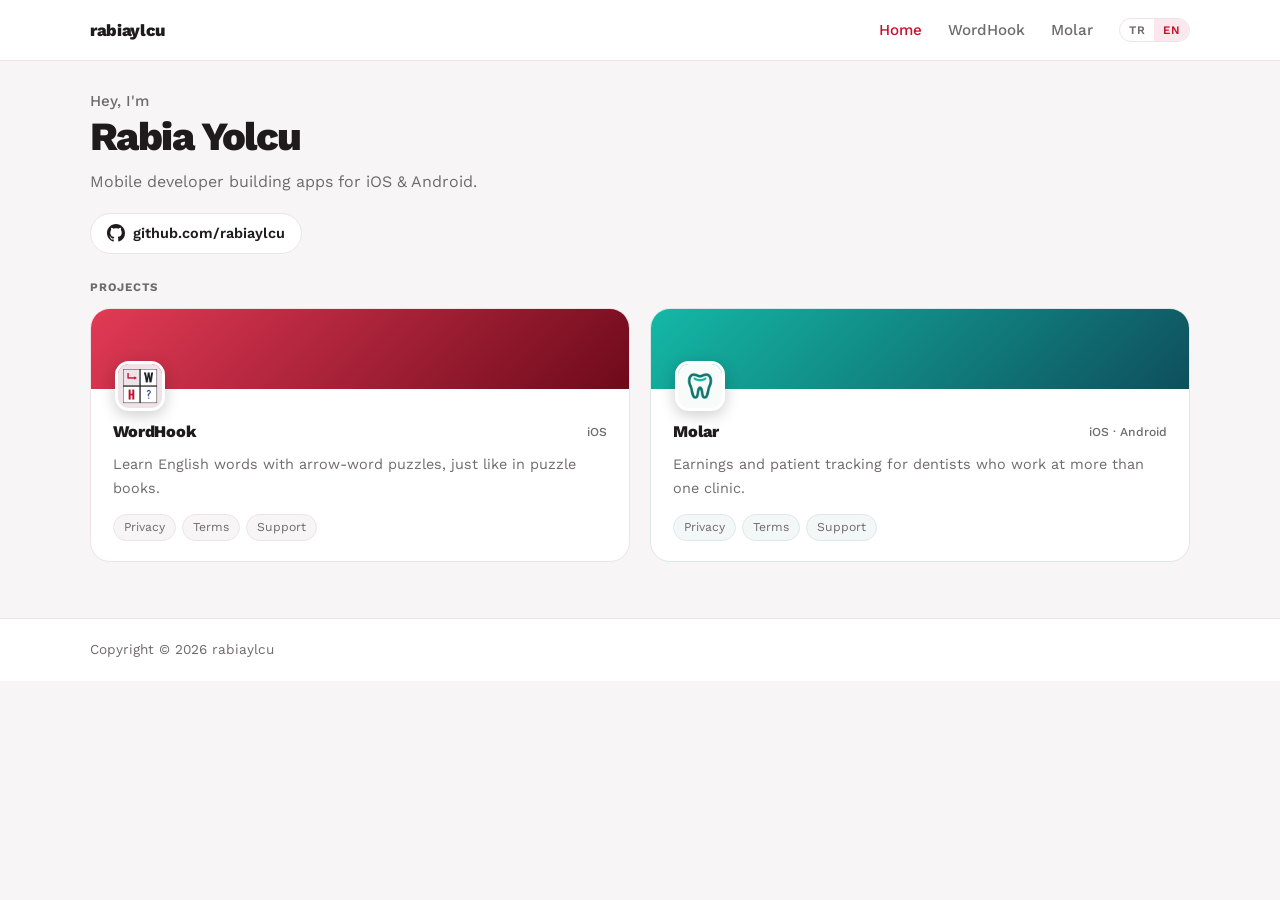
<file: index.html>
<!doctype html>
<html lang="en">
<head>
<meta charset="utf-8">
<meta name="viewport" content="width=device-width, initial-scale=1, viewport-fit=cover">
<script>(function(){var l,q=(location.search.match(/[?&]lang=(tr|en)\b/)||[])[1];try{if(q)localStorage.setItem('lang',q);l=localStorage.getItem('lang')}catch(e){}if(q)l=q;if(l!=='tr'&&l!=='en')l='en';document.documentElement.lang=l})()</script>
<title>rabiaylcu</title>
<link rel="icon" href="/assets/wordhook.png">
<link rel="preconnect" href="https://fonts.googleapis.com"><link rel="preconnect" href="https://fonts.gstatic.com" crossorigin>
<link rel="stylesheet" href="https://fonts.googleapis.com/css2?family=Work+Sans:wght@400;500;600;700;800&display=swap">
<link rel="stylesheet" href="/assets/style.css?v=7">
</head>
<body data-title-tr="rabiaylcu" data-title-en="rabiaylcu">
<nav class="nav"><div class="container">
  <a class="brand" href="/">rabiaylcu</a>
  <div class="nav-links">
    <a href="/" class="active"><span data-lang="tr">Ana Sayfa</span><span data-lang="en">Home</span></a>
    <a href="/wordhook/">WordHook</a>
    <a href="/molar/">Molar</a>
  </div>
  <span class="lang-toggle"><button type="button" data-set-lang="tr">TR</button><button type="button" data-set-lang="en">EN</button></span>
</div></nav>

<main><div class="container">
  <section class="personal">
    <div class="eyebrow"><span data-lang="tr">Merhaba, ben</span><span data-lang="en">Hey, I'm</span></div>
    <h1>Rabia Yolcu</h1>
    <p class="bio"><span data-lang="tr">iOS ve Android için uygulamalar geliştiren mobil geliştirici.</span><span data-lang="en">Mobile developer building apps for iOS &amp; Android.</span></p>
    <a class="gh" href="https://github.com/rabiaylcu">
      <svg width="18" height="18" viewBox="0 0 16 16" fill="currentColor" aria-hidden="true"><path d="M8 0C3.58 0 0 3.58 0 8c0 3.54 2.29 6.53 5.47 7.59.4.07.55-.17.55-.38 0-.19-.01-.82-.01-1.49-2.01.37-2.53-.49-2.69-.94-.09-.23-.48-.94-.82-1.13-.28-.15-.68-.52-.01-.53.63-.01 1.08.58 1.23.82.72 1.21 1.87.87 2.33.66.07-.52.28-.87.51-1.07-1.78-.2-3.64-.89-3.64-3.95 0-.87.31-1.59.82-2.15-.08-.2-.36-1.02.08-2.12 0 0 .67-.21 2.2.82.64-.18 1.32-.27 2-.27.68 0 1.36.09 2 .27 1.53-1.04 2.2-.82 2.2-.82.44 1.1.16 1.92.08 2.12.51.56.82 1.27.82 2.15 0 3.07-1.87 3.75-3.65 3.95.29.25.54.73.54 1.48 0 1.07-.01 1.93-.01 2.2 0 .21.15.46.55.38A8.013 8.013 0 0016 8c0-4.42-3.58-8-8-8z"/></svg>
      github.com/rabiaylcu
    </a>
  </section>

  <div class="label"><span data-lang="tr">Projeler</span><span data-lang="en">Projects</span></div>
  <div class="projects">
    <a class="project" href="/wordhook/">
      <div class="cover"><img class="logo" src="/assets/wordhook.png" alt=""></div>
      <div class="body">
        <div class="meta"><span class="name">WordHook</span><span class="platform">iOS</span></div>
        <p><span data-lang="tr">Kitaptaki gibi çengel bulmacalarla İngilizce kelime öğren.</span><span data-lang="en">Learn English words with arrow-word puzzles, just like in puzzle books.</span></p>
        <div class="links"><span data-lang="tr">Gizlilik</span><span data-lang="en">Privacy</span><span data-lang="tr">Koşullar</span><span data-lang="en">Terms</span><span data-lang="tr">Destek</span><span data-lang="en">Support</span></div>
      </div>
    </a>
    <a class="project theme-molar" href="/molar/">
      <div class="cover"><img class="logo" src="/assets/molar.png" alt=""></div>
      <div class="body">
        <div class="meta"><span class="name">Molar</span><span class="platform">iOS · Android</span></div>
        <p><span data-lang="tr">Birden fazla klinikte çalışan diş hekimleri için kazanç ve hasta takibi.</span><span data-lang="en">Earnings and patient tracking for dentists who work at more than one clinic.</span></p>
        <div class="links"><span data-lang="tr">Gizlilik</span><span data-lang="en">Privacy</span><span data-lang="tr">Koşullar</span><span data-lang="en">Terms</span><span data-lang="tr">Destek</span><span data-lang="en">Support</span></div>
      </div>
    </a>
  </div>
</div></main>

<footer><div class="container"><span>Copyright © 2026 rabiaylcu</span></div></footer>
<script src="/assets/site.js?v=5"></script>
</body>
</html>
</file>
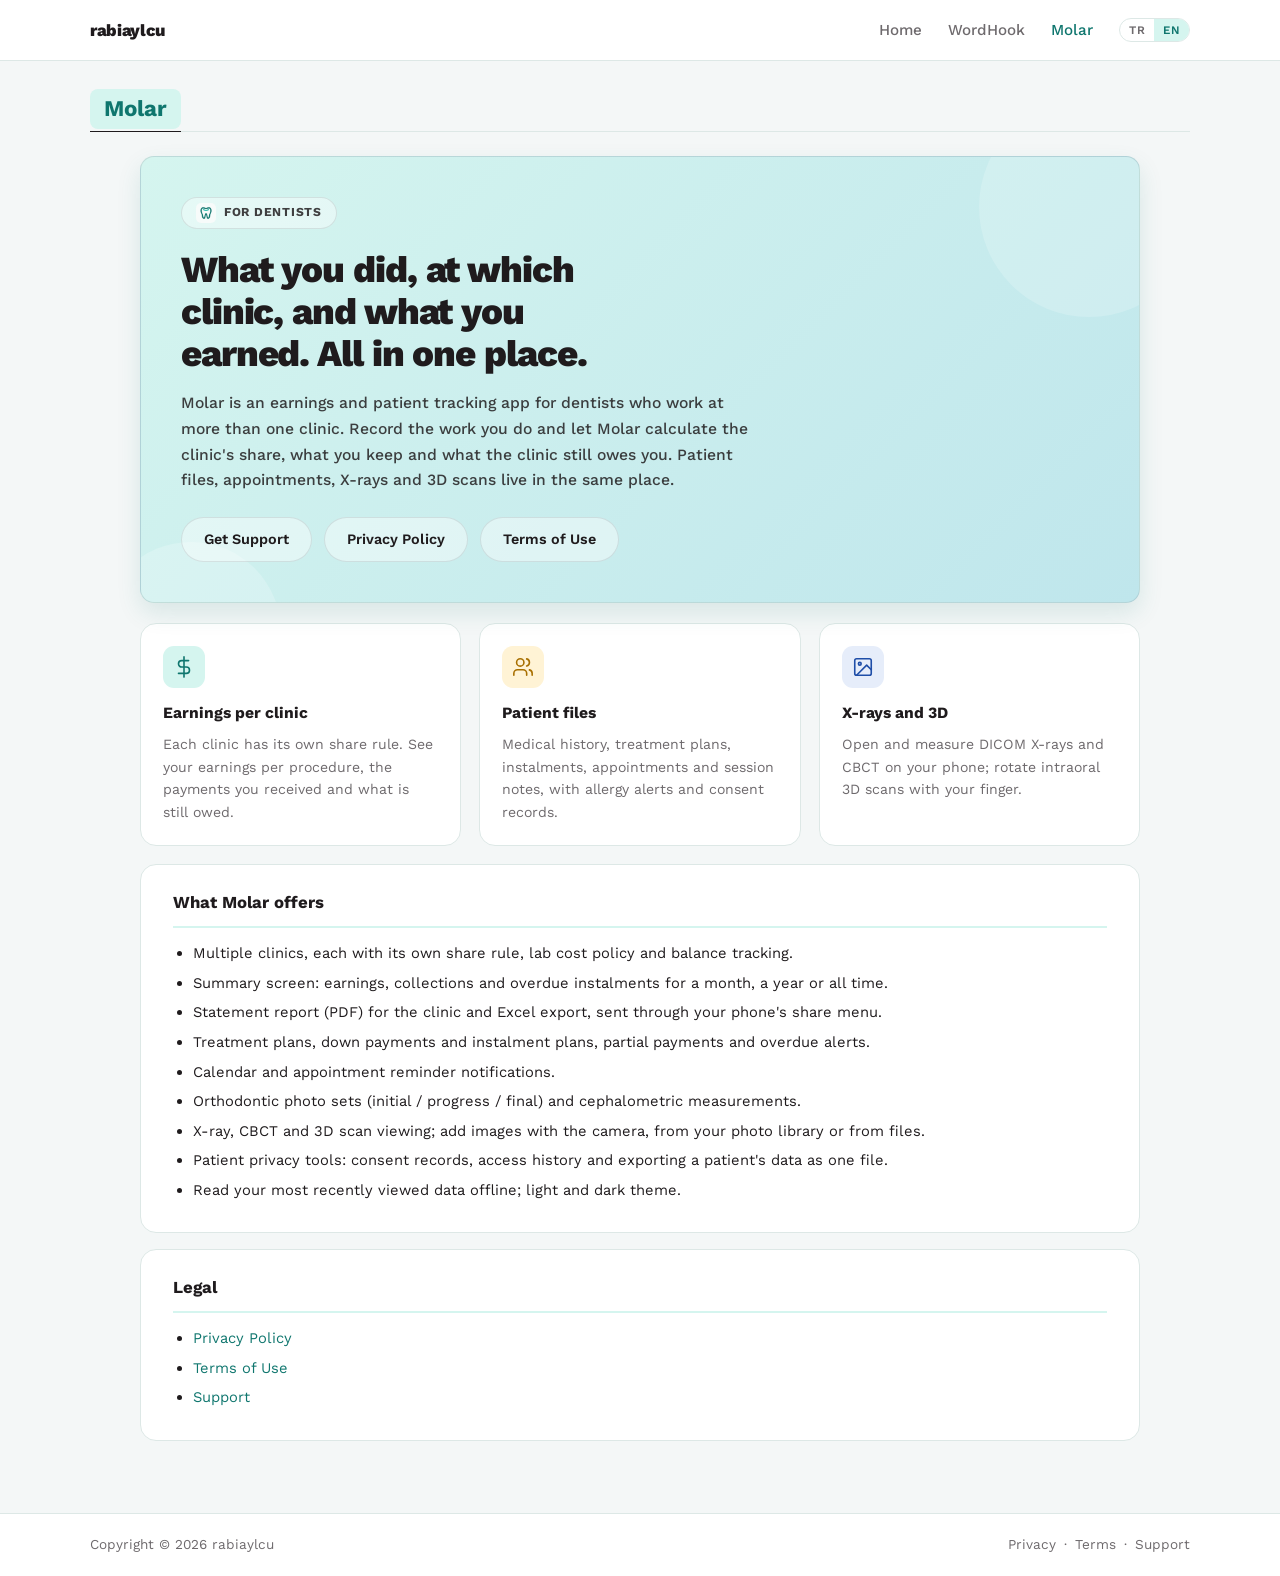
<file: molar/index.html>
<!doctype html>
<html lang="en">
<head>
<meta charset="utf-8">
<meta name="viewport" content="width=device-width, initial-scale=1, viewport-fit=cover">
<script>(function(){var l,q=(location.search.match(/[?&]lang=(tr|en)\b/)||[])[1];try{if(q)localStorage.setItem('lang',q);l=localStorage.getItem('lang')}catch(e){}if(q)l=q;if(l!=='tr'&&l!=='en')l='en';document.documentElement.lang=l})()</script>
<title>Molar | rabiaylcu</title>
<link rel="icon" href="/assets/molar.png">
<link rel="preconnect" href="https://fonts.googleapis.com"><link rel="preconnect" href="https://fonts.gstatic.com" crossorigin>
<link rel="stylesheet" href="https://fonts.googleapis.com/css2?family=Work+Sans:wght@400;500;600;700;800&display=swap">
<link rel="stylesheet" href="/assets/style.css?v=7">
</head>
<body class="theme-molar" data-title-tr="Molar | rabiaylcu" data-title-en="Molar | rabiaylcu">
<nav class="nav"><div class="container">
  <a class="brand" href="/">rabiaylcu</a>
  <div class="nav-links">
    <a href="/"><span data-lang="tr">Ana Sayfa</span><span data-lang="en">Home</span></a>
    <a href="/wordhook/">WordHook</a>
    <a href="/molar/" class="active">Molar</a>
  </div>
  <span class="lang-toggle"><button type="button" data-set-lang="tr">TR</button><button type="button" data-set-lang="en">EN</button></span>
</div></nav>

<main><div class="container">
  <div class="section-title"><h2><span>Molar</span></h2></div>
  <div class="narrow">
    <section class="hero">
      <div class="chip"><img src="/assets/molar.png" alt=""><span data-lang="tr">Diş hekimleri için</span><span data-lang="en">For dentists</span></div>
      <h1><span data-lang="tr">Hangi klinikte ne yaptın, sana ne kaldı? Hepsi tek yerde.</span><span data-lang="en">What you did, at which clinic, and what you earned. All in one place.</span></h1>
      <p class="lead">
        <span data-lang="tr">Molar, birden fazla klinikte çalışan diş hekimleri için kazanç ve hasta takip uygulamasıdır. Yaptığın işi kaydet; kliniğin payını, sana kalanı ve klinikten alacağını Molar hesaplasın. Hasta dosyası, randevular, röntgen ve 3D taramalar da aynı yerde.</span><span data-lang="en">Molar is an earnings and patient tracking app for dentists who work at more than one clinic. Record the work you do and let Molar calculate the clinic's share, what you keep and what the clinic still owes you. Patient files, appointments, X-rays and 3D scans live in the same place.</span>
      </p>
      <div class="actions">
        <a class="btn" href="/molar/support/"><span data-lang="tr">Destek Al</span><span data-lang="en">Get Support</span></a>
        <a class="btn" href="/molar/privacy/"><span data-lang="tr">Gizlilik Politikası</span><span data-lang="en">Privacy Policy</span></a>
        <a class="btn" href="/molar/terms/"><span data-lang="tr">Kullanım Koşulları</span><span data-lang="en">Terms of Use</span></a>
      </div>
    </section>

    <div class="features">
      <div class="card">
        <div class="icon"><svg width="22" height="22" viewBox="0 0 24 24" fill="none" stroke="currentColor" stroke-width="1.75" stroke-linecap="round" stroke-linejoin="round" aria-hidden="true"><path d="M12 1v22M17 5H9.5a3.5 3.5 0 0 0 0 7h5a3.5 3.5 0 0 1 0 7H6"/></svg></div>
        <h3><span data-lang="tr">Klinik bazında kazanç</span><span data-lang="en">Earnings per clinic</span></h3>
        <p><span data-lang="tr">Her kliniğin pay kuralı ayrı. İşlem başına kazancını, klinikten aldığın ödemeleri ve kalan alacağını gör.</span><span data-lang="en">Each clinic has its own share rule. See your earnings per procedure, the payments you received and what is still owed.</span></p>
      </div>
      <div class="card">
        <div class="icon gold"><svg width="22" height="22" viewBox="0 0 24 24" fill="none" stroke="currentColor" stroke-width="1.75" stroke-linecap="round" stroke-linejoin="round" aria-hidden="true"><path d="M16 21v-2a4 4 0 0 0-4-4H6a4 4 0 0 0-4 4v2"/><circle cx="9" cy="7" r="4"/><path d="M22 21v-2a4 4 0 0 0-3-3.87M16 3.13a4 4 0 0 1 0 7.75"/></svg></div>
        <h3><span data-lang="tr">Hasta dosyası</span><span data-lang="en">Patient files</span></h3>
        <p><span data-lang="tr">Anamnez, tedavi planı, taksitler, randevular ve seans notları; alerji uyarısı ve KVKK onay kaydıyla.</span><span data-lang="en">Medical history, treatment plans, instalments, appointments and session notes, with allergy alerts and consent records.</span></p>
      </div>
      <div class="card">
        <div class="icon ink"><svg width="22" height="22" viewBox="0 0 24 24" fill="none" stroke="currentColor" stroke-width="1.75" stroke-linecap="round" stroke-linejoin="round" aria-hidden="true"><rect x="3" y="3" width="18" height="18" rx="2"/><circle cx="8.5" cy="8.5" r="1.5"/><path d="M21 15l-5-5L5 21"/></svg></div>
        <h3><span data-lang="tr">Röntgen ve 3D</span><span data-lang="en">X-rays and 3D</span></h3>
        <p><span data-lang="tr">DICOM röntgen ve CBCT'yi telefonda aç, ölç; ağız içi 3D taramayı parmağınla döndür.</span><span data-lang="en">Open and measure DICOM X-rays and CBCT on your phone; rotate intraoral 3D scans with your finger.</span></p>
      </div>
    </div>

    <div class="content-card">
      <h3><span data-lang="tr">Molar neler sunar</span><span data-lang="en">What Molar offers</span></h3>
      <ul data-lang="tr">
        <li>Birden fazla klinik: her biri için ayrı pay kuralı, lab gideri politikası ve alacak takibi.</li>
        <li>Özet ekranı: ay, yıl ya da tüm zamanlar için kazanç, tahsilat ve geciken taksitler.</li>
        <li>Kliniğe gönderilecek hakediş raporu (PDF) ve Excel dışa aktarma; telefonun paylaş menüsüyle gönderilir.</li>
        <li>Tedavi planı, peşinat ve taksit planı, kısmi ödeme, gecikme uyarıları.</li>
        <li>Takvim ve randevu hatırlatma bildirimleri.</li>
        <li>Ortodontik fotoğraf seti (başlangıç / ara / bitiş), sefalometrik ölçümler.</li>
        <li>Röntgen, CBCT ve 3D tarama görüntüleme; görüntüyü kamerayla çek, galeriden ya da dosyalardan ekle.</li>
        <li>KVKK: hasta onay kaydı, erişim geçmişi, hastanın verilerini tek dosya olarak dışa aktarma.</li>
        <li>İnternet yokken son görüntülenen verileri okuma; açık ve koyu tema.</li>
      </ul>
      <ul data-lang="en">
        <li>Multiple clinics, each with its own share rule, lab cost policy and balance tracking.</li>
        <li>Summary screen: earnings, collections and overdue instalments for a month, a year or all time.</li>
        <li>Statement report (PDF) for the clinic and Excel export, sent through your phone's share menu.</li>
        <li>Treatment plans, down payments and instalment plans, partial payments and overdue alerts.</li>
        <li>Calendar and appointment reminder notifications.</li>
        <li>Orthodontic photo sets (initial / progress / final) and cephalometric measurements.</li>
        <li>X-ray, CBCT and 3D scan viewing; add images with the camera, from your photo library or from files.</li>
        <li>Patient privacy tools: consent records, access history and exporting a patient's data as one file.</li>
        <li>Read your most recently viewed data offline; light and dark theme.</li>
      </ul>
    </div>

    <div class="content-card">
      <h3><span data-lang="tr">Yasal</span><span data-lang="en">Legal</span></h3>
      <ul>
        <li><a href="/molar/privacy/"><span data-lang="tr">Gizlilik Politikası</span><span data-lang="en">Privacy Policy</span></a></li>
        <li><a href="/molar/terms/"><span data-lang="tr">Kullanım Koşulları</span><span data-lang="en">Terms of Use</span></a></li>
        <li><a href="/molar/support/"><span data-lang="tr">Destek</span><span data-lang="en">Support</span></a></li>
      </ul>
    </div>
  </div>
</div></main>

<footer><div class="container"><span>Copyright © 2026 rabiaylcu</span>
  <span><a href="/molar/privacy/"><span data-lang="tr">Gizlilik</span><span data-lang="en">Privacy</span></a><span class="dot">·</span><a href="/molar/terms/"><span data-lang="tr">Koşullar</span><span data-lang="en">Terms</span></a><span class="dot">·</span><a href="/molar/support/"><span data-lang="tr">Destek</span><span data-lang="en">Support</span></a></span></div></footer>
<script src="/assets/site.js?v=5"></script>
</body>
</html>
</file>
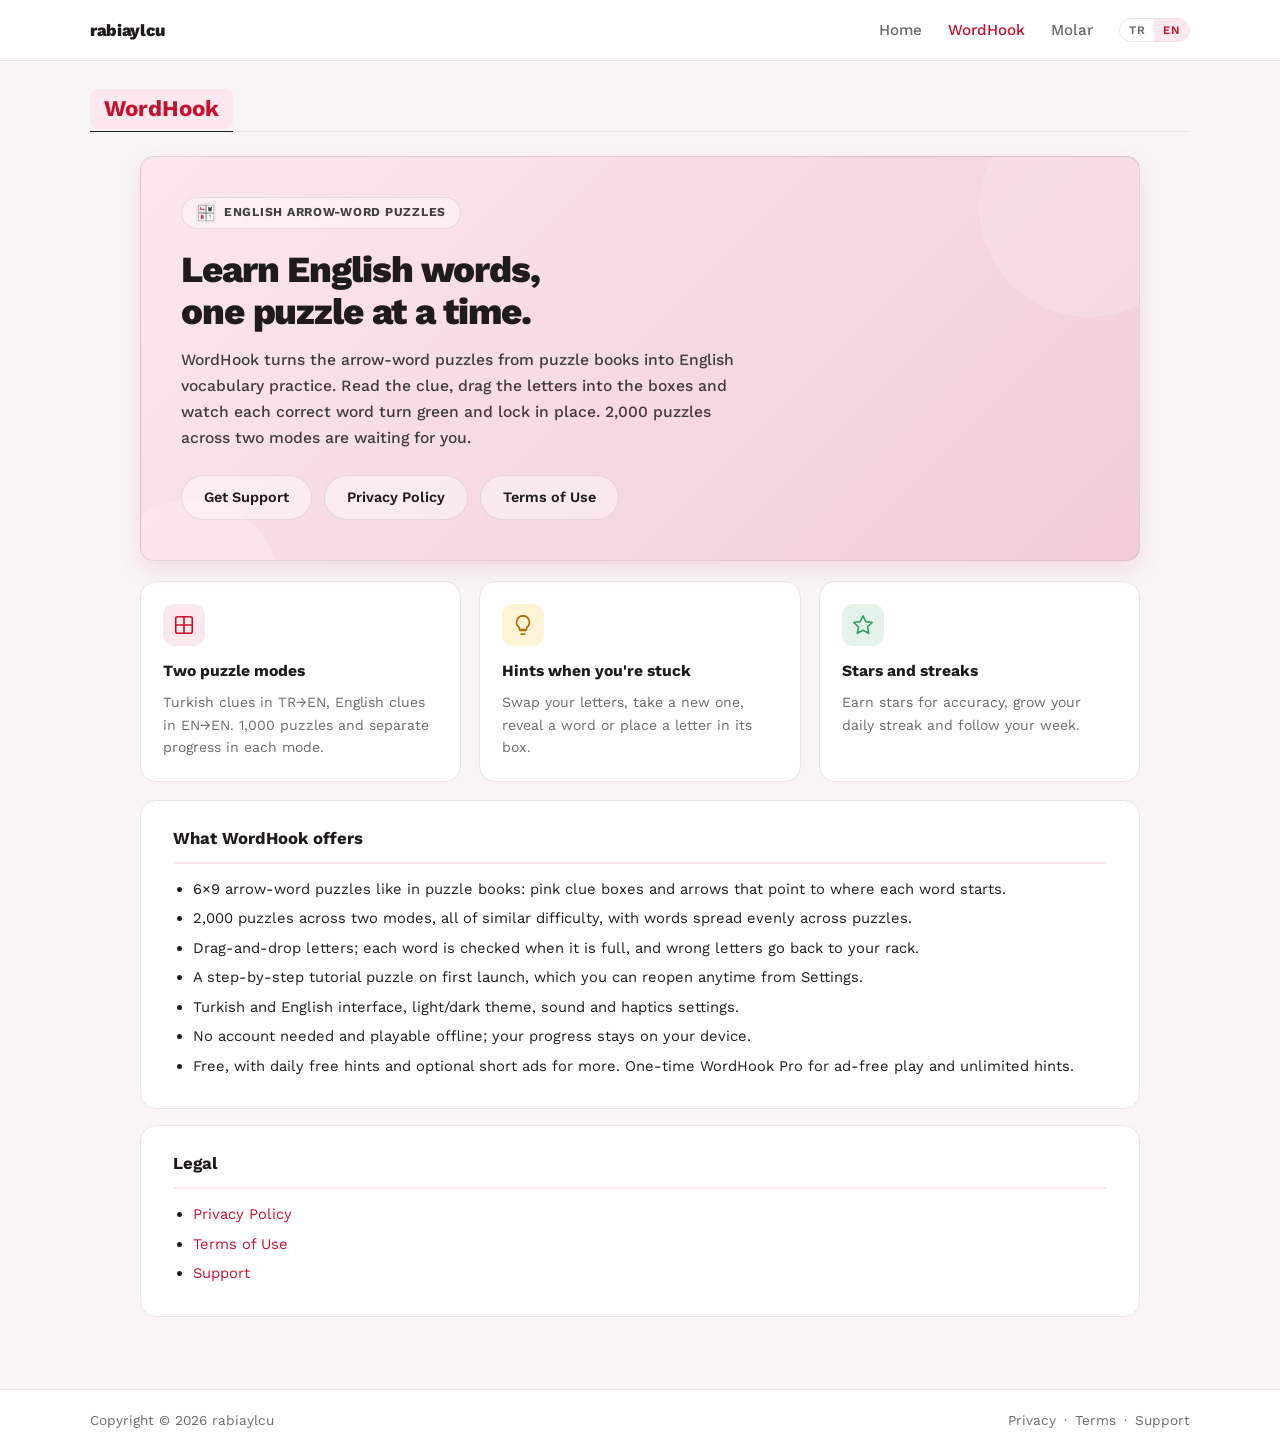
<file: wordhook/index.html>
<!doctype html>
<html lang="en">
<head>
<meta charset="utf-8">
<meta name="viewport" content="width=device-width, initial-scale=1, viewport-fit=cover">
<script>(function(){var l,q=(location.search.match(/[?&]lang=(tr|en)\b/)||[])[1];try{if(q)localStorage.setItem('lang',q);l=localStorage.getItem('lang')}catch(e){}if(q)l=q;if(l!=='tr'&&l!=='en')l='en';document.documentElement.lang=l})()</script>
<title>WordHook | rabiaylcu</title>
<link rel="icon" href="/assets/wordhook.png">
<link rel="preconnect" href="https://fonts.googleapis.com"><link rel="preconnect" href="https://fonts.gstatic.com" crossorigin>
<link rel="stylesheet" href="https://fonts.googleapis.com/css2?family=Work+Sans:wght@400;500;600;700;800&display=swap">
<link rel="stylesheet" href="/assets/style.css?v=7">
</head>
<body data-title-tr="WordHook | rabiaylcu" data-title-en="WordHook | rabiaylcu">
<nav class="nav"><div class="container">
  <a class="brand" href="/">rabiaylcu</a>
  <div class="nav-links">
    <a href="/"><span data-lang="tr">Ana Sayfa</span><span data-lang="en">Home</span></a>
    <a href="/wordhook/" class="active">WordHook</a>
    <a href="/molar/">Molar</a>
  </div>
  <span class="lang-toggle"><button type="button" data-set-lang="tr">TR</button><button type="button" data-set-lang="en">EN</button></span>
</div></nav>

<main><div class="container">
  <div class="section-title"><h2><span>WordHook</span></h2></div>
  <div class="narrow">
    <section class="hero">
      <div class="chip"><img src="/assets/wordhook.png" alt=""><span data-lang="tr">İngilizce Çengel Bulmaca</span><span data-lang="en">English Arrow-Word Puzzles</span></div>
      <h1><span data-lang="tr">Kelimeleri bulmacayla öğren, her gün bir bulmaca daha.</span><span data-lang="en">Learn English words, one puzzle at a time.</span></h1>
      <p class="lead">
        <span data-lang="tr">WordHook, kitaplardaki çengel bulmacaları İngilizce kelime çalışmasına dönüştürür. Soruyu oku, harfleri kutulara sürükle, doğru kelime yeşile dönüp yerine kilitlensin. İki modda toplam 2000 bulmaca seni bekliyor.</span>
        <span data-lang="en">WordHook turns the arrow-word puzzles from puzzle books into English vocabulary practice. Read the clue, drag the letters into the boxes and watch each correct word turn green and lock in place. 2,000 puzzles across two modes are waiting for you.</span>
      </p>
      <div class="actions">
        <a class="btn" href="/wordhook/support/"><span data-lang="tr">Destek Al</span><span data-lang="en">Get Support</span></a>
        <a class="btn" href="/wordhook/privacy/"><span data-lang="tr">Gizlilik Politikası</span><span data-lang="en">Privacy Policy</span></a>
        <a class="btn" href="/wordhook/terms/"><span data-lang="tr">Kullanım Koşulları</span><span data-lang="en">Terms of Use</span></a>
      </div>
    </section>

    <div class="features">
      <div class="card">
        <div class="icon"><svg width="22" height="22" viewBox="0 0 24 24" fill="none" stroke="currentColor" stroke-width="1.75" stroke-linecap="round" stroke-linejoin="round" aria-hidden="true"><rect x="3" y="3" width="18" height="18" rx="2"/><path d="M12 3v18M3 12h18"/></svg></div>
        <h3><span data-lang="tr">İki bulmaca modu</span><span data-lang="en">Two puzzle modes</span></h3>
        <p><span data-lang="tr">TR→EN'de Türkçe sorular, EN→EN'de İngilizce sorular. Her modda 1000 bulmaca ve ayrı ilerleme.</span><span data-lang="en">Turkish clues in TR→EN, English clues in EN→EN. 1,000 puzzles and separate progress in each mode.</span></p>
      </div>
      <div class="card">
        <div class="icon gold"><svg width="22" height="22" viewBox="0 0 24 24" fill="none" stroke="currentColor" stroke-width="1.75" stroke-linecap="round" stroke-linejoin="round" aria-hidden="true"><path d="M9 18h6M10 22h4"/><path d="M12 2a7 7 0 0 0-4 12.7V17h8v-2.3A7 7 0 0 0 12 2z"/></svg></div>
        <h3><span data-lang="tr">Takılınca ipuçları</span><span data-lang="en">Hints when you're stuck</span></h3>
        <p><span data-lang="tr">Harflerini değiştir, yeni harf al, bir kelimeyi göster ya da bir harfi yerine koy.</span><span data-lang="en">Swap your letters, take a new one, reveal a word or place a letter in its box.</span></p>
      </div>
      <div class="card">
        <div class="icon green"><svg width="22" height="22" viewBox="0 0 24 24" fill="none" stroke="currentColor" stroke-width="1.75" stroke-linecap="round" stroke-linejoin="round" aria-hidden="true"><path d="M12 2l3.1 6.3 6.9 1-5 4.9 1.2 6.8L12 17.8 5.8 21l1.2-6.8-5-4.9 6.9-1z"/></svg></div>
        <h3><span data-lang="tr">Yıldız ve seri</span><span data-lang="en">Stars and streaks</span></h3>
        <p><span data-lang="tr">Doğruluğuna göre yıldız kazan, her gün oynayıp serini büyüt, haftanı takip et.</span><span data-lang="en">Earn stars for accuracy, grow your daily streak and follow your week.</span></p>
      </div>
    </div>

    <div class="content-card">
      <h3><span data-lang="tr">WordHook neler sunar</span><span data-lang="en">What WordHook offers</span></h3>
      <ul data-lang="tr">
        <li>Kitaptaki gibi 6×9 çengel bulmacalar: pembe soru kutuları, kelimenin başını gösteren oklar.</li>
        <li>İki modda toplam 2000 bulmaca; benzer zorlukta, kelimeler bulmacalara dengeli dağıtılmış.</li>
        <li>Harfleri sürükle-bırak ile yerleştirme; kelime dolunca otomatik kontrol, yanlış harfler rafına geri döner.</li>
        <li>İlk açılışta adım adım öğrenme bulmacası; istediğin zaman Ayarlar'dan yeniden açılır.</li>
        <li>Türkçe ve İngilizce arayüz, açık/koyu tema, ses ve titreşim ayarları.</li>
        <li>Hesap gerekmez, internetsiz de oynanır; ilerlemen yalnızca cihazında saklanır.</li>
        <li>Ücretsiz; her gün her ipucundan ücretsiz hak, bitince isteğe bağlı kısa reklamla yenisi. Tek seferlik WordHook Pro ile reklamsız oyun ve sınırsız ipucu.</li>
      </ul>
      <ul data-lang="en">
        <li>6×9 arrow-word puzzles like in puzzle books: pink clue boxes and arrows that point to where each word starts.</li>
        <li>2,000 puzzles across two modes, all of similar difficulty, with words spread evenly across puzzles.</li>
        <li>Drag-and-drop letters; each word is checked when it is full, and wrong letters go back to your rack.</li>
        <li>A step-by-step tutorial puzzle on first launch, which you can reopen anytime from Settings.</li>
        <li>Turkish and English interface, light/dark theme, sound and haptics settings.</li>
        <li>No account needed and playable offline; your progress stays on your device.</li>
        <li>Free, with daily free hints and optional short ads for more. One-time WordHook Pro for ad-free play and unlimited hints.</li>
      </ul>
    </div>

    <div class="content-card">
      <h3><span data-lang="tr">Yasal</span><span data-lang="en">Legal</span></h3>
      <ul>
        <li><a href="/wordhook/privacy/"><span data-lang="tr">Gizlilik Politikası</span><span data-lang="en">Privacy Policy</span></a></li>
        <li><a href="/wordhook/terms/"><span data-lang="tr">Kullanım Koşulları</span><span data-lang="en">Terms of Use</span></a></li>
        <li><a href="/wordhook/support/"><span data-lang="tr">Destek</span><span data-lang="en">Support</span></a></li>
      </ul>
    </div>
  </div>
</div></main>

<footer><div class="container"><span>Copyright © 2026 rabiaylcu</span>
  <span><a href="/wordhook/privacy/"><span data-lang="tr">Gizlilik</span><span data-lang="en">Privacy</span></a><span class="dot">·</span><a href="/wordhook/terms/"><span data-lang="tr">Koşullar</span><span data-lang="en">Terms</span></a><span class="dot">·</span><a href="/wordhook/support/"><span data-lang="tr">Destek</span><span data-lang="en">Support</span></a></span></div></footer>
<script src="/assets/site.js?v=5"></script>
</body>
</html>
</file>
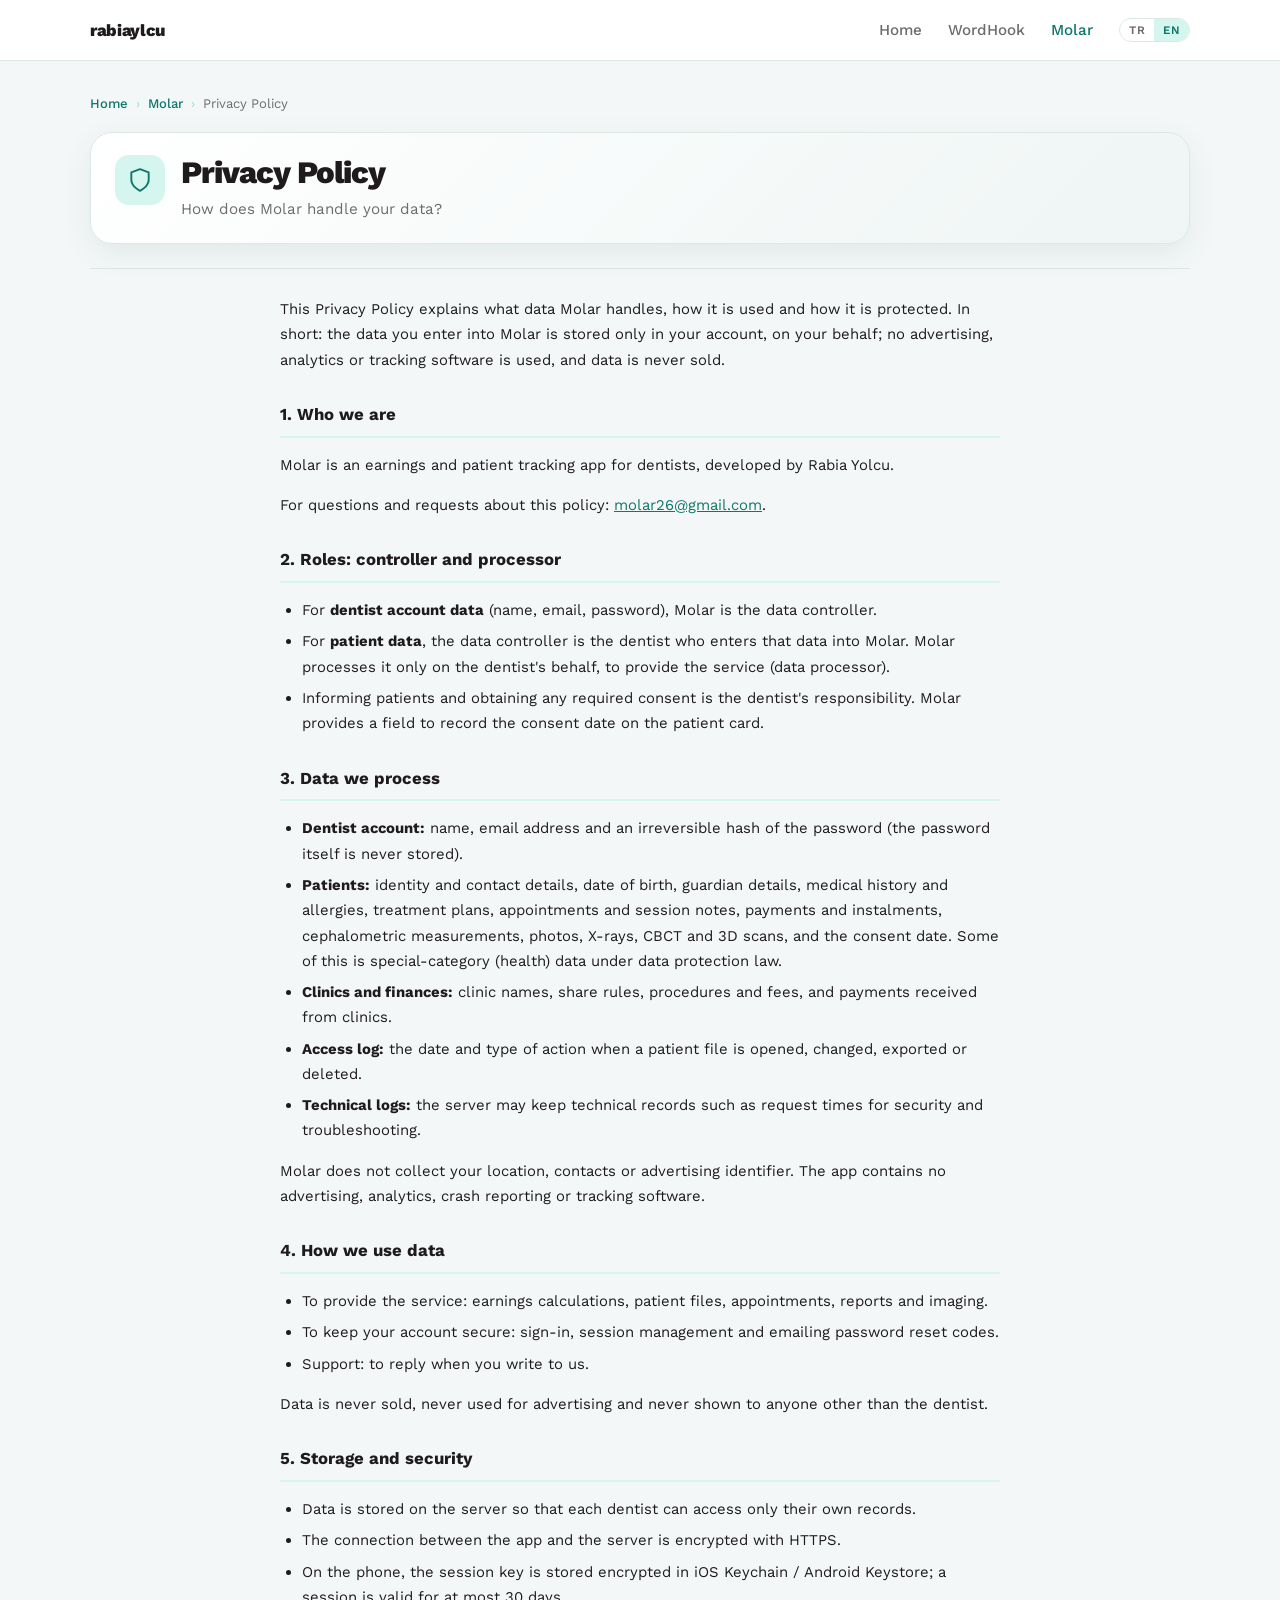
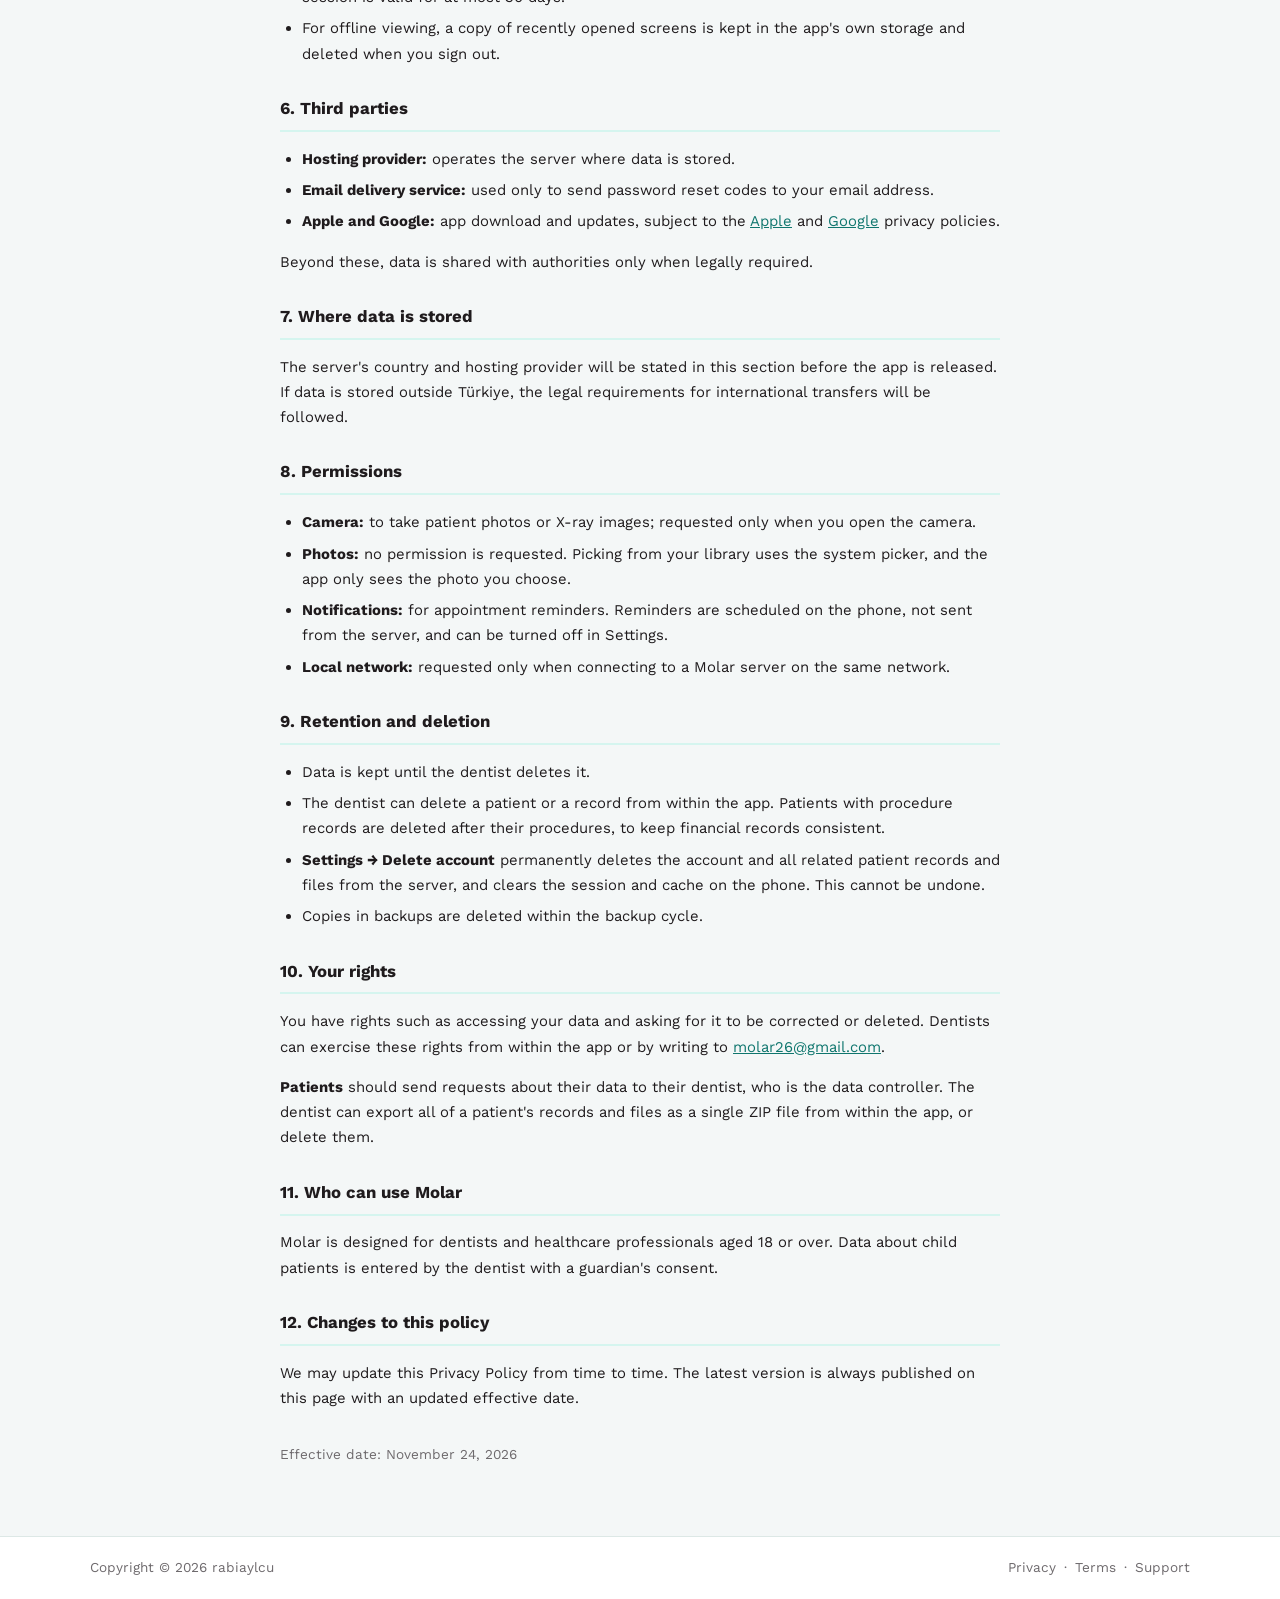
<file: molar/privacy/index.html>
<!doctype html>
<html lang="en">
<head>
<meta charset="utf-8">
<meta name="viewport" content="width=device-width, initial-scale=1, viewport-fit=cover">
<script>(function(){var l,q=(location.search.match(/[?&]lang=(tr|en)\b/)||[])[1];try{if(q)localStorage.setItem('lang',q);l=localStorage.getItem('lang')}catch(e){}if(q)l=q;if(l!=='tr'&&l!=='en')l='en';document.documentElement.lang=l})()</script>
<title>Privacy Policy | rabiaylcu</title>
<link rel="icon" href="/assets/molar.png">
<link rel="preconnect" href="https://fonts.googleapis.com"><link rel="preconnect" href="https://fonts.gstatic.com" crossorigin>
<link rel="stylesheet" href="https://fonts.googleapis.com/css2?family=Work+Sans:wght@400;500;600;700;800&display=swap">
<link rel="stylesheet" href="/assets/style.css?v=7">
</head>
<body class="theme-molar" data-title-tr="Gizlilik Politikası | rabiaylcu" data-title-en="Privacy Policy | rabiaylcu">
<nav class="nav"><div class="container">
  <a class="brand" href="/">rabiaylcu</a>
  <div class="nav-links">
    <a href="/"><span data-lang="tr">Ana Sayfa</span><span data-lang="en">Home</span></a>
    <a href="/wordhook/">WordHook</a>
    <a href="/molar/" class="active">Molar</a>
  </div>
  <span class="lang-toggle"><button type="button" data-set-lang="tr">TR</button><button type="button" data-set-lang="en">EN</button></span>
</div></nav>

<main><div class="container">
  <header class="page-header">
    <div class="crumbs"><a href="/"><span data-lang="tr">Ana Sayfa</span><span data-lang="en">Home</span></a><span class="sep">›</span><a href="/molar/">Molar</a><span class="sep">›</span><span><span data-lang="tr">Gizlilik Politikası</span><span data-lang="en">Privacy Policy</span></span></div>
    <div class="header-card">
      <div class="icon"><svg width="26" height="26" viewBox="0 0 24 24" fill="none" stroke="currentColor" stroke-width="1.75" stroke-linecap="round" stroke-linejoin="round" aria-hidden="true"><path d="M12 22s8-4 8-10V5l-8-3-8 3v7c0 6 8 10 8 10z"/></svg></div>
      <div>
        <h1><span data-lang="tr">Gizlilik Politikası</span><span data-lang="en">Privacy Policy</span></h1>
        <p><span data-lang="tr">Molar verilerinizi nasıl işler?</span><span data-lang="en">How does Molar handle your data?</span></p>
      </div>
    </div>
  </header>

  <article class="article" data-lang="tr">
    <p>Bu Gizlilik Politikası, Molar'ın hangi verileri işlediğini, bunları nasıl kullandığını ve nasıl koruduğunu açıklar. Kısaca: Molar'a girdiğin veriler yalnızca senin hesabında, senin adına saklanır; reklam, analiz ya da takip yazılımı kullanılmaz ve veriler satılmaz.</p>
    <h2>1. Biz kimiz</h2>
    <p>Molar, Rabia Yolcu tarafından geliştirilen, diş hekimleri için kazanç ve hasta takip uygulamasıdır.</p>
    <p>Bu politika hakkında sorularınız ve talepleriniz için: <a href="mailto:molar26@gmail.com">molar26@gmail.com</a>.</p>
    <h2>2. Roller: veri sorumlusu ve veri işleyen</h2>
    <ul>
      <li><strong>Hekim hesabına ait veriler</strong> (ad soyad, e-posta, şifre) için veri sorumlusu Molar'dır.</li>
      <li><strong>Hastalara ait veriler</strong> için veri sorumlusu, bu verileri Molar'a giren diş hekimidir. Molar bu verileri yalnızca hekim adına ve hizmeti sunmak amacıyla işler (veri işleyen).</li>
      <li>Hastaların aydınlatılması ve gerekli açık rızanın alınması hekimin sorumluluğundadır. Molar, onay tarihinin hasta kartına kaydedilmesi için bir alan sunar.</li>
    </ul>
    <h2>3. İşlenen veriler</h2>
    <ul>
      <li><strong>Hekim hesabı:</strong> ad soyad, e-posta adresi ve şifrenin geri döndürülemez özeti (şifrenin kendisi saklanmaz).</li>
      <li><strong>Hastalar:</strong> kimlik ve iletişim bilgileri, doğum tarihi, veli bilgileri, anamnez ve alerjiler, tedavi planı, randevular ve seans notları, ödemeler ve taksitler, sefalometrik ölçümler, fotoğraflar, röntgen, CBCT ve 3D taramalar, aydınlatma/açık rıza tarihi. Bu verilerin bir kısmı KVKK'ya göre özel nitelikli kişisel veri (sağlık verisi) sayılır.</li>
      <li><strong>Klinikler ve finans:</strong> klinik adları, pay kuralları, yapılan işlemler ve ücretleri, kliniklerden alınan ödemeler.</li>
      <li><strong>Erişim kaydı:</strong> bir hasta dosyası açıldığında, değiştirildiğinde, dışa aktarıldığında ya da silindiğinde tarih ve işlem türü.</li>
      <li><strong>Teknik kayıtlar:</strong> sunucu, güvenlik ve hata giderme amacıyla istek zamanı gibi teknik kayıtlar tutabilir.</li>
    </ul>
    <p>Molar konumunu, rehberini ya da reklam kimliğini toplamaz. Uygulamada reklam, analiz, çökme raporlama ya da takip yazılımı bulunmaz.</p>
    <h2>4. Verileri nasıl kullanıyoruz</h2>
    <ul>
      <li>Hizmeti sunmak: kazanç hesapları, hasta dosyası, randevular, raporlar ve görüntüleme.</li>
      <li>Hesabının güvenliği: giriş, oturum yönetimi ve şifre sıfırlama kodunun e-postayla gönderilmesi.</li>
      <li>Destek: bize yazdığında sana cevap vermek.</li>
    </ul>
    <p>Veriler satılmaz, reklam için kullanılmaz ve hekimin kendisi dışında kimseye gösterilmez.</p>
    <h2>5. Saklama ve güvenlik</h2>
    <ul>
      <li>Veriler sunucuda, her hekimin yalnızca kendi kayıtlarına erişebileceği şekilde tutulur.</li>
      <li>Uygulama ile sunucu arasındaki bağlantı HTTPS ile şifrelenir.</li>
      <li>Telefonda oturum anahtarı iOS Keychain / Android Keystore ile şifreli saklanır; oturum en fazla 30 gün geçerlidir.</li>
      <li>İnternetsiz görüntüleme için son açılan ekranların bir kopyası uygulamanın kendi alanında tutulur ve çıkış yapıldığında silinir.</li>
    </ul>
    <h2>6. Üçüncü taraflar</h2>
    <ul>
      <li><strong>Barındırma sağlayıcısı:</strong> verilerin saklandığı sunucuyu işletir.</li>
      <li><strong>E-posta gönderim hizmeti:</strong> yalnızca şifre sıfırlama kodunu e-posta adresine göndermek için kullanılır.</li>
      <li><strong>Apple ve Google:</strong> uygulamanın indirilmesi ve güncellenmesi; bu hizmetler <a href="https://www.apple.com/legal/privacy/">Apple</a> ve <a href="https://policies.google.com/privacy">Google</a> gizlilik politikalarına tabidir.</li>
    </ul>
    <p>Bunların dışında veriler, yalnızca yasal bir zorunluluk olduğunda yetkili makamlarla paylaşılır.</p>
    <h2>7. Verilerin saklandığı yer</h2>
    <p>Sunucunun bulunduğu ülke ve barındırma sağlayıcısı, uygulama yayına girmeden önce bu bölümde belirtilecektir. Veriler yurt dışında saklanırsa KVKK'nın yurt dışına aktarım şartlarına uyulur.</p>
    <h2>8. İzinler</h2>
    <ul>
      <li><strong>Kamera:</strong> hasta fotoğrafı ya da röntgen görüntüsü çekmek için; yalnızca kamerayı açtığında istenir.</li>
      <li><strong>Fotoğraflar:</strong> izin istenmez. Galeriden seçim sistemin kendi seçicisiyle yapılır ve uygulama yalnızca seçtiğin fotoğrafı görür.</li>
      <li><strong>Bildirimler:</strong> randevu hatırlatmaları için. Hatırlatmalar telefonda kurulur, sunucudan gönderilmez; Ayarlar'dan kapatılabilir.</li>
      <li><strong>Yerel ağ:</strong> yalnızca aynı ağdaki bir Molar sunucusuna bağlanırken istenir.</li>
    </ul>
    <h2>9. Saklama süresi ve silme</h2>
    <ul>
      <li>Veriler, hekim silene kadar saklanır.</li>
      <li>Hekim bir hastayı ya da kaydı uygulama içinden silebilir. İşlem kaydı olan hastalar, mali kayıtların bütünlüğü için önce işlemleri silinerek silinir.</li>
      <li><strong>Ayarlar → Hesabı sil</strong> ile hesap ve ona bağlı bütün hasta kayıtları ve dosyalar sunucudan kalıcı olarak silinir; telefondaki oturum ve önbellek de temizlenir. Bu işlem geri alınamaz.</li>
      <li>Yedeklerdeki kopyalar, yedekleme döngüsü içinde silinir.</li>
    </ul>
    <h2>10. Haklarınız</h2>
    <p>KVKK'nın 11. maddesi kapsamında verilerinize erişme, düzeltilmesini ya da silinmesini isteme gibi haklarınız vardır. Hekimler bu haklarını uygulama içinden ya da <a href="mailto:molar26@gmail.com">molar26@gmail.com</a> adresine yazarak kullanabilir.</p>
    <p><strong>Hastalar</strong>, kendi verileriyle ilgili taleplerini veri sorumlusu olan diş hekimine iletmelidir. Hekim, hastanın tüm kayıtlarını ve dosyalarını uygulama içinden tek bir ZIP dosyası olarak dışa aktarabilir ya da silebilir.</p>
    <h2>11. Kimler kullanabilir</h2>
    <p>Molar, 18 yaşını doldurmuş diş hekimleri ve sağlık profesyonelleri için tasarlanmıştır. Çocuk hastalara ait veriler hekim tarafından, veli onayıyla girilir.</p>
    <h2>12. Bu politikadaki değişiklikler</h2>
    <p>Bu Gizlilik Politikasını zaman zaman güncelleyebiliriz. En güncel sürüm her zaman bu sayfada, güncellenmiş yürürlük tarihiyle yayımlanır.</p>
    <p class="date">Yürürlük tarihi: 24 Kasım 2026</p>
  </article>

  <article class="article" data-lang="en">
    <p>This Privacy Policy explains what data Molar handles, how it is used and how it is protected. In short: the data you enter into Molar is stored only in your account, on your behalf; no advertising, analytics or tracking software is used, and data is never sold.</p>
    <h2>1. Who we are</h2>
    <p>Molar is an earnings and patient tracking app for dentists, developed by Rabia Yolcu.</p>
    <p>For questions and requests about this policy: <a href="mailto:molar26@gmail.com">molar26@gmail.com</a>.</p>
    <h2>2. Roles: controller and processor</h2>
    <ul>
      <li>For <strong>dentist account data</strong> (name, email, password), Molar is the data controller.</li>
      <li>For <strong>patient data</strong>, the data controller is the dentist who enters that data into Molar. Molar processes it only on the dentist's behalf, to provide the service (data processor).</li>
      <li>Informing patients and obtaining any required consent is the dentist's responsibility. Molar provides a field to record the consent date on the patient card.</li>
    </ul>
    <h2>3. Data we process</h2>
    <ul>
      <li><strong>Dentist account:</strong> name, email address and an irreversible hash of the password (the password itself is never stored).</li>
      <li><strong>Patients:</strong> identity and contact details, date of birth, guardian details, medical history and allergies, treatment plans, appointments and session notes, payments and instalments, cephalometric measurements, photos, X-rays, CBCT and 3D scans, and the consent date. Some of this is special-category (health) data under data protection law.</li>
      <li><strong>Clinics and finances:</strong> clinic names, share rules, procedures and fees, and payments received from clinics.</li>
      <li><strong>Access log:</strong> the date and type of action when a patient file is opened, changed, exported or deleted.</li>
      <li><strong>Technical logs:</strong> the server may keep technical records such as request times for security and troubleshooting.</li>
    </ul>
    <p>Molar does not collect your location, contacts or advertising identifier. The app contains no advertising, analytics, crash reporting or tracking software.</p>
    <h2>4. How we use data</h2>
    <ul>
      <li>To provide the service: earnings calculations, patient files, appointments, reports and imaging.</li>
      <li>To keep your account secure: sign-in, session management and emailing password reset codes.</li>
      <li>Support: to reply when you write to us.</li>
    </ul>
    <p>Data is never sold, never used for advertising and never shown to anyone other than the dentist.</p>
    <h2>5. Storage and security</h2>
    <ul>
      <li>Data is stored on the server so that each dentist can access only their own records.</li>
      <li>The connection between the app and the server is encrypted with HTTPS.</li>
      <li>On the phone, the session key is stored encrypted in iOS Keychain / Android Keystore; a session is valid for at most 30 days.</li>
      <li>For offline viewing, a copy of recently opened screens is kept in the app's own storage and deleted when you sign out.</li>
    </ul>
    <h2>6. Third parties</h2>
    <ul>
      <li><strong>Hosting provider:</strong> operates the server where data is stored.</li>
      <li><strong>Email delivery service:</strong> used only to send password reset codes to your email address.</li>
      <li><strong>Apple and Google:</strong> app download and updates, subject to the <a href="https://www.apple.com/legal/privacy/">Apple</a> and <a href="https://policies.google.com/privacy">Google</a> privacy policies.</li>
    </ul>
    <p>Beyond these, data is shared with authorities only when legally required.</p>
    <h2>7. Where data is stored</h2>
    <p>The server's country and hosting provider will be stated in this section before the app is released. If data is stored outside Türkiye, the legal requirements for international transfers will be followed.</p>
    <h2>8. Permissions</h2>
    <ul>
      <li><strong>Camera:</strong> to take patient photos or X-ray images; requested only when you open the camera.</li>
      <li><strong>Photos:</strong> no permission is requested. Picking from your library uses the system picker, and the app only sees the photo you choose.</li>
      <li><strong>Notifications:</strong> for appointment reminders. Reminders are scheduled on the phone, not sent from the server, and can be turned off in Settings.</li>
      <li><strong>Local network:</strong> requested only when connecting to a Molar server on the same network.</li>
    </ul>
    <h2>9. Retention and deletion</h2>
    <ul>
      <li>Data is kept until the dentist deletes it.</li>
      <li>The dentist can delete a patient or a record from within the app. Patients with procedure records are deleted after their procedures, to keep financial records consistent.</li>
      <li><strong>Settings → Delete account</strong> permanently deletes the account and all related patient records and files from the server, and clears the session and cache on the phone. This cannot be undone.</li>
      <li>Copies in backups are deleted within the backup cycle.</li>
    </ul>
    <h2>10. Your rights</h2>
    <p>You have rights such as accessing your data and asking for it to be corrected or deleted. Dentists can exercise these rights from within the app or by writing to <a href="mailto:molar26@gmail.com">molar26@gmail.com</a>.</p>
    <p><strong>Patients</strong> should send requests about their data to their dentist, who is the data controller. The dentist can export all of a patient's records and files as a single ZIP file from within the app, or delete them.</p>
    <h2>11. Who can use Molar</h2>
    <p>Molar is designed for dentists and healthcare professionals aged 18 or over. Data about child patients is entered by the dentist with a guardian's consent.</p>
    <h2>12. Changes to this policy</h2>
    <p>We may update this Privacy Policy from time to time. The latest version is always published on this page with an updated effective date.</p>
    <p class="date">Effective date: November 24, 2026</p>
  </article>
</div></main>

<footer><div class="container"><span>Copyright © 2026 rabiaylcu</span>
  <span><a href="/molar/privacy/"><span data-lang="tr">Gizlilik</span><span data-lang="en">Privacy</span></a><span class="dot">·</span><a href="/molar/terms/"><span data-lang="tr">Koşullar</span><span data-lang="en">Terms</span></a><span class="dot">·</span><a href="/molar/support/"><span data-lang="tr">Destek</span><span data-lang="en">Support</span></a></span></div></footer>
<script src="/assets/site.js?v=5"></script>
</body>
</html>
</file>
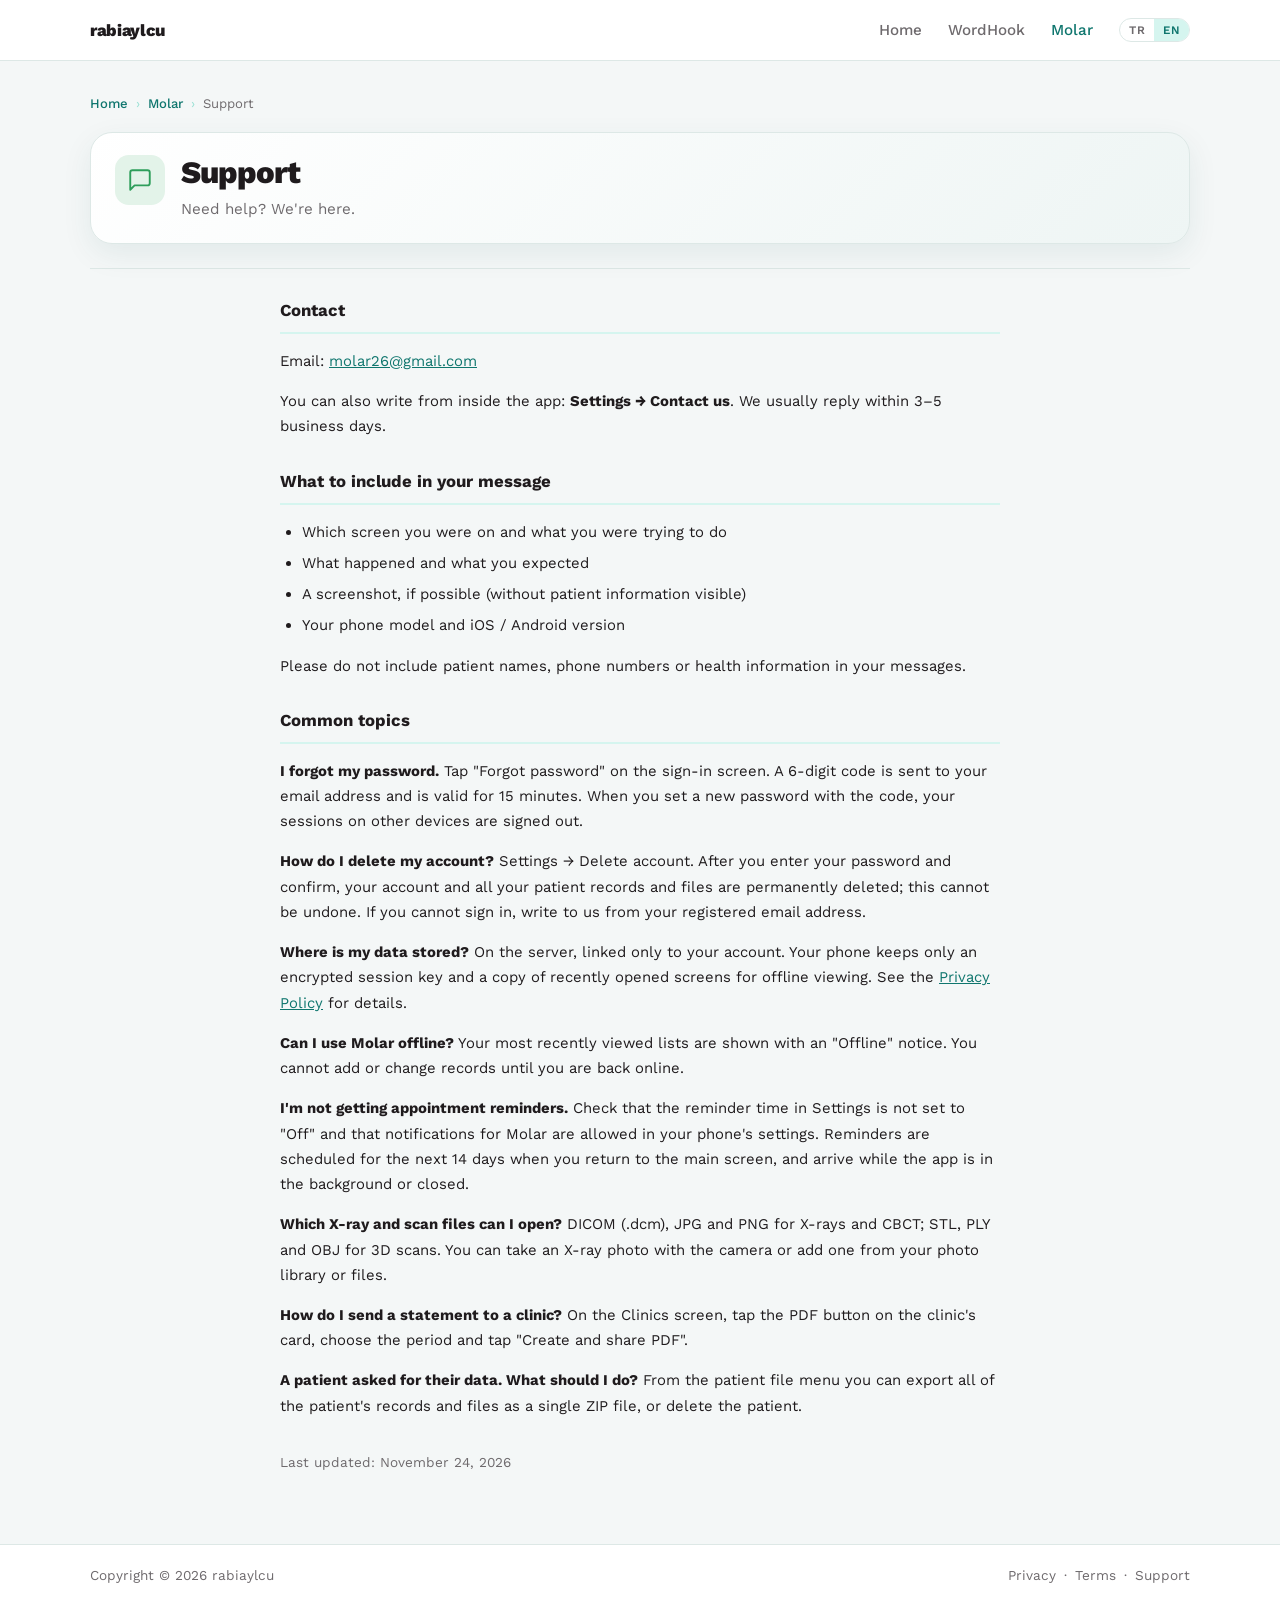
<file: molar/support/index.html>
<!doctype html>
<html lang="en">
<head>
<meta charset="utf-8">
<meta name="viewport" content="width=device-width, initial-scale=1, viewport-fit=cover">
<script>(function(){var l,q=(location.search.match(/[?&]lang=(tr|en)\b/)||[])[1];try{if(q)localStorage.setItem('lang',q);l=localStorage.getItem('lang')}catch(e){}if(q)l=q;if(l!=='tr'&&l!=='en')l='en';document.documentElement.lang=l})()</script>
<title>Support | rabiaylcu</title>
<link rel="icon" href="/assets/molar.png">
<link rel="preconnect" href="https://fonts.googleapis.com"><link rel="preconnect" href="https://fonts.gstatic.com" crossorigin>
<link rel="stylesheet" href="https://fonts.googleapis.com/css2?family=Work+Sans:wght@400;500;600;700;800&display=swap">
<link rel="stylesheet" href="/assets/style.css?v=7">
</head>
<body class="theme-molar" data-title-tr="Destek | rabiaylcu" data-title-en="Support | rabiaylcu">
<nav class="nav"><div class="container">
  <a class="brand" href="/">rabiaylcu</a>
  <div class="nav-links">
    <a href="/"><span data-lang="tr">Ana Sayfa</span><span data-lang="en">Home</span></a>
    <a href="/wordhook/">WordHook</a>
    <a href="/molar/" class="active">Molar</a>
  </div>
  <span class="lang-toggle"><button type="button" data-set-lang="tr">TR</button><button type="button" data-set-lang="en">EN</button></span>
</div></nav>

<main><div class="container">
  <header class="page-header">
    <div class="crumbs"><a href="/"><span data-lang="tr">Ana Sayfa</span><span data-lang="en">Home</span></a><span class="sep">›</span><a href="/molar/">Molar</a><span class="sep">›</span><span><span data-lang="tr">Destek</span><span data-lang="en">Support</span></span></div>
    <div class="header-card">
      <div class="icon green"><svg width="26" height="26" viewBox="0 0 24 24" fill="none" stroke="currentColor" stroke-width="1.75" stroke-linecap="round" stroke-linejoin="round" aria-hidden="true"><path d="M21 15a2 2 0 0 1-2 2H7l-4 4V5a2 2 0 0 1 2-2h14a2 2 0 0 1 2 2z"/></svg></div>
      <div>
        <h1><span data-lang="tr">Destek</span><span data-lang="en">Support</span></h1>
        <p><span data-lang="tr">Yardıma mı ihtiyacın var? Buradayız.</span><span data-lang="en">Need help? We're here.</span></p>
      </div>
    </div>
  </header>

  <article class="article" data-lang="tr">
    <h2>İletişim</h2>
    <p>E-posta: <a href="mailto:molar26@gmail.com">molar26@gmail.com</a></p>
    <p>Uygulamanın içinden de yazabilirsin: <strong>Ayarlar → Bize ulaş</strong>. Genellikle 3–5 iş günü içinde cevap veririz.</p>
    <h2>Mesajına neler eklemelisin</h2>
    <ul>
      <li>Hangi ekrandaydın ve ne yapmaya çalışıyordun</li>
      <li>Ne oldu, sen ne bekliyordun</li>
      <li>Mümkünse bir ekran görüntüsü (hasta bilgisi görünmeyecek şekilde)</li>
      <li>Telefon modelin ve iOS / Android sürümün</li>
    </ul>
    <p>Lütfen mesajlarına hasta adı, telefon numarası ya da sağlık bilgisi yazma.</p>
    <h2>Sık sorulan konular</h2>
    <p><strong>Şifremi unuttum.</strong> Giriş ekranında "Şifremi unuttum"a dokun. E-posta adresine 6 haneli bir kod gelir; kod 15 dakika geçerlidir. Kodla yeni şifreni belirlediğinde diğer cihazlardaki oturumların kapanır.</p>
    <p><strong>Hesabımı nasıl silerim?</strong> Ayarlar → Hesabı sil. Şifreni girip onayladığında hesabın, bütün hasta kayıtların ve dosyaların kalıcı olarak silinir; bu işlem geri alınamaz. Uygulamaya giremiyorsan kayıtlı e-posta adresinden bize yaz.</p>
    <p><strong>Verilerim nerede saklanıyor?</strong> Sunucuda, yalnızca senin hesabına bağlı olarak. Telefonda yalnızca şifreli oturum anahtarı ve internetsiz görüntüleme için son açılan ekranların kopyası tutulur. Ayrıntılar için <a href="/molar/privacy/">Gizlilik Politikası</a>.</p>
    <p><strong>İnternet yokken kullanabilir miyim?</strong> Son görüntülediğin listeler "Çevrimdışı" uyarısıyla gösterilir. İnternet gelene kadar yeni kayıt eklenemez ve değişiklik yapılamaz.</p>
    <p><strong>Randevu hatırlatması gelmiyor.</strong> Ayarlar'da hatırlatma süresinin "Kapalı" olmadığını ve telefonunun ayarlarında Molar bildirimlerinin açık olduğunu kontrol et. Hatırlatmalar önümüzdeki 14 günün randevuları için, ana ekrana döndüğünde kurulur ve uygulama arka plandayken ya da kapalıyken gelir.</p>
    <p><strong>Hangi röntgen ve tarama dosyalarını açabilirim?</strong> Röntgen ve CBCT için DICOM (.dcm), JPG ve PNG; 3D tarama için STL, PLY ve OBJ. Röntgeni kamerayla çekebilir, galeriden ya da dosyalardan ekleyebilirsin.</p>
    <p><strong>Kliniğe hakediş raporunu nasıl gönderirim?</strong> Klinikler ekranında kliniğin kartındaki PDF düğmesine dokun, dönemi seç ve "PDF oluştur ve paylaş" de.</p>
    <p><strong>Bir hasta verilerini isterse ne yapmalıyım?</strong> Hasta dosyasının menüsünden hastanın bütün kayıtlarını ve dosyalarını tek bir ZIP dosyası olarak dışa aktarabilir ya da hastayı silebilirsin.</p>
    <p class="date">Son güncelleme: 24 Kasım 2026</p>
  </article>

  <article class="article" data-lang="en">
    <h2>Contact</h2>
    <p>Email: <a href="mailto:molar26@gmail.com">molar26@gmail.com</a></p>
    <p>You can also write from inside the app: <strong>Settings → Contact us</strong>. We usually reply within 3–5 business days.</p>
    <h2>What to include in your message</h2>
    <ul>
      <li>Which screen you were on and what you were trying to do</li>
      <li>What happened and what you expected</li>
      <li>A screenshot, if possible (without patient information visible)</li>
      <li>Your phone model and iOS / Android version</li>
    </ul>
    <p>Please do not include patient names, phone numbers or health information in your messages.</p>
    <h2>Common topics</h2>
    <p><strong>I forgot my password.</strong> Tap "Forgot password" on the sign-in screen. A 6-digit code is sent to your email address and is valid for 15 minutes. When you set a new password with the code, your sessions on other devices are signed out.</p>
    <p><strong>How do I delete my account?</strong> Settings → Delete account. After you enter your password and confirm, your account and all your patient records and files are permanently deleted; this cannot be undone. If you cannot sign in, write to us from your registered email address.</p>
    <p><strong>Where is my data stored?</strong> On the server, linked only to your account. Your phone keeps only an encrypted session key and a copy of recently opened screens for offline viewing. See the <a href="/molar/privacy/">Privacy Policy</a> for details.</p>
    <p><strong>Can I use Molar offline?</strong> Your most recently viewed lists are shown with an "Offline" notice. You cannot add or change records until you are back online.</p>
    <p><strong>I'm not getting appointment reminders.</strong> Check that the reminder time in Settings is not set to "Off" and that notifications for Molar are allowed in your phone's settings. Reminders are scheduled for the next 14 days when you return to the main screen, and arrive while the app is in the background or closed.</p>
    <p><strong>Which X-ray and scan files can I open?</strong> DICOM (.dcm), JPG and PNG for X-rays and CBCT; STL, PLY and OBJ for 3D scans. You can take an X-ray photo with the camera or add one from your photo library or files.</p>
    <p><strong>How do I send a statement to a clinic?</strong> On the Clinics screen, tap the PDF button on the clinic's card, choose the period and tap "Create and share PDF".</p>
    <p><strong>A patient asked for their data. What should I do?</strong> From the patient file menu you can export all of the patient's records and files as a single ZIP file, or delete the patient.</p>
    <p class="date">Last updated: November 24, 2026</p>
  </article>
</div></main>

<footer><div class="container"><span>Copyright © 2026 rabiaylcu</span>
  <span><a href="/molar/privacy/"><span data-lang="tr">Gizlilik</span><span data-lang="en">Privacy</span></a><span class="dot">·</span><a href="/molar/terms/"><span data-lang="tr">Koşullar</span><span data-lang="en">Terms</span></a><span class="dot">·</span><a href="/molar/support/"><span data-lang="tr">Destek</span><span data-lang="en">Support</span></a></span></div></footer>
<script src="/assets/site.js?v=5"></script>
</body>
</html>
</file>
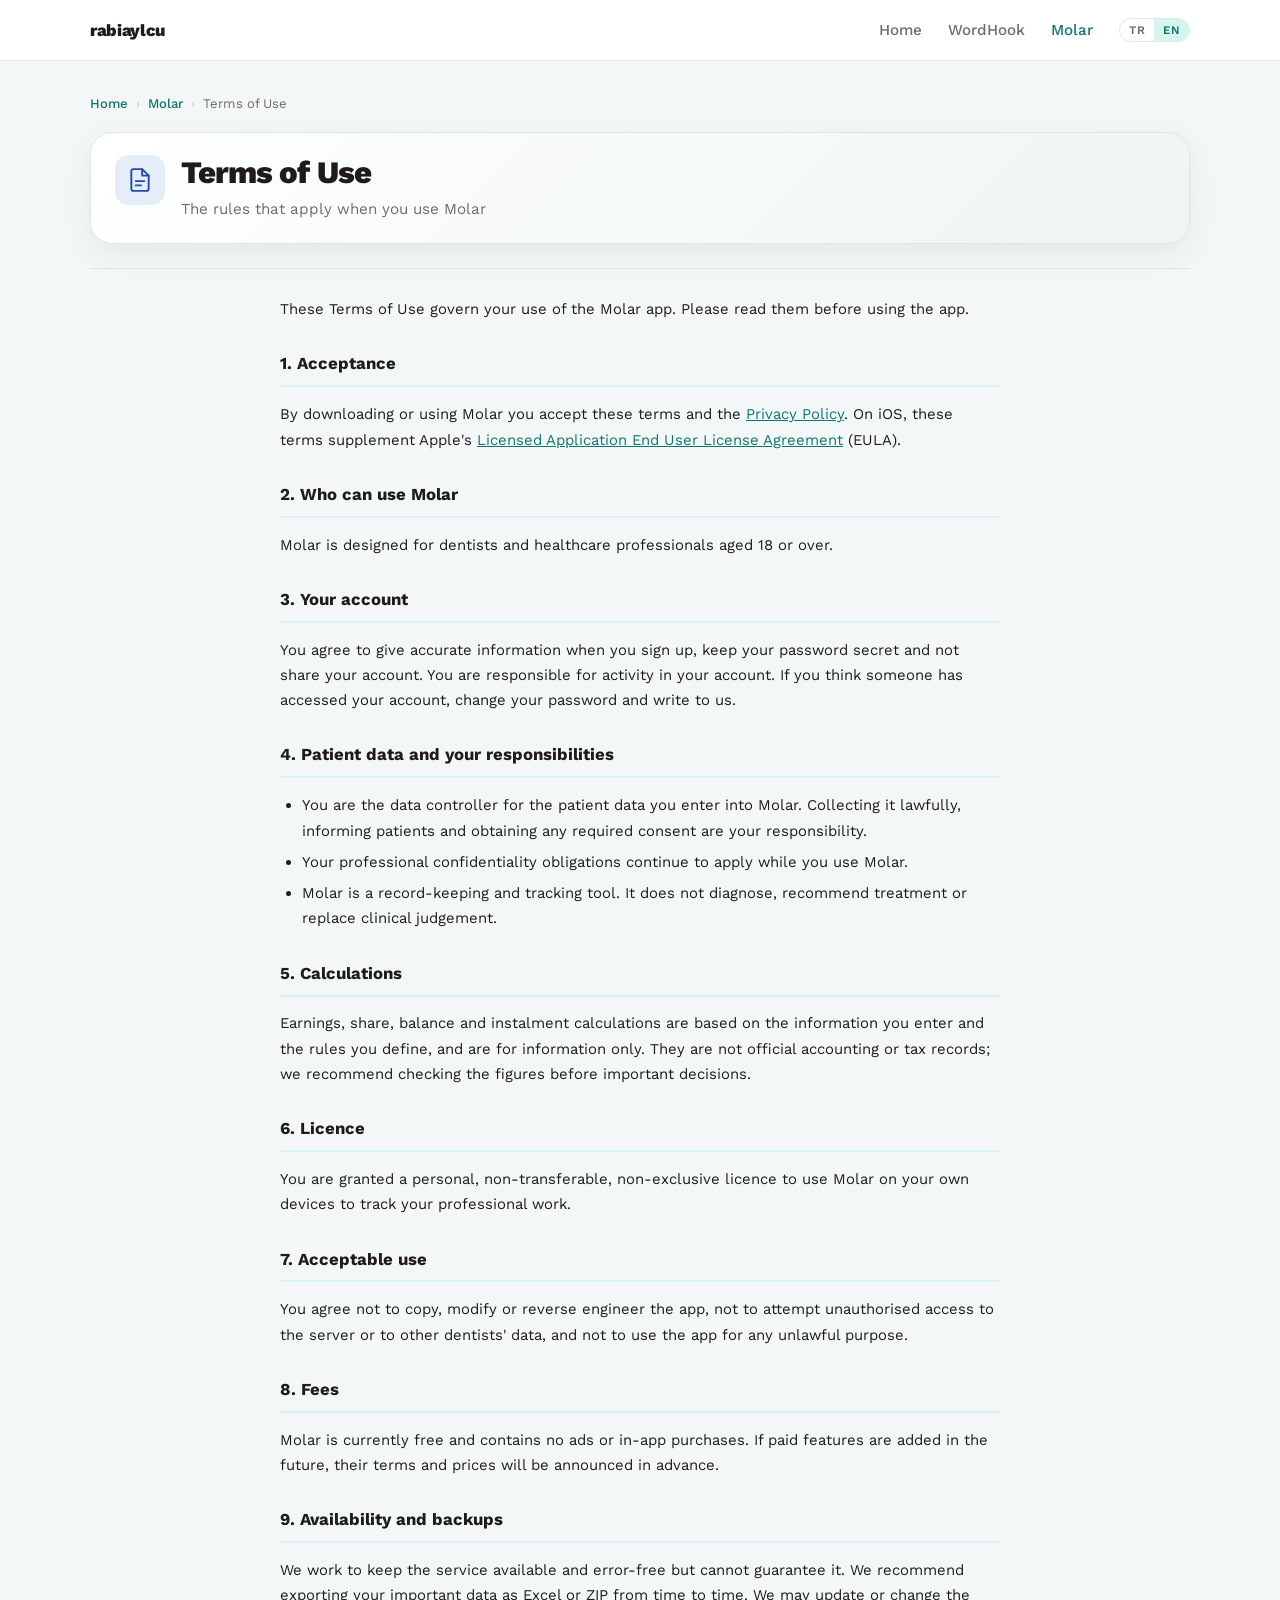
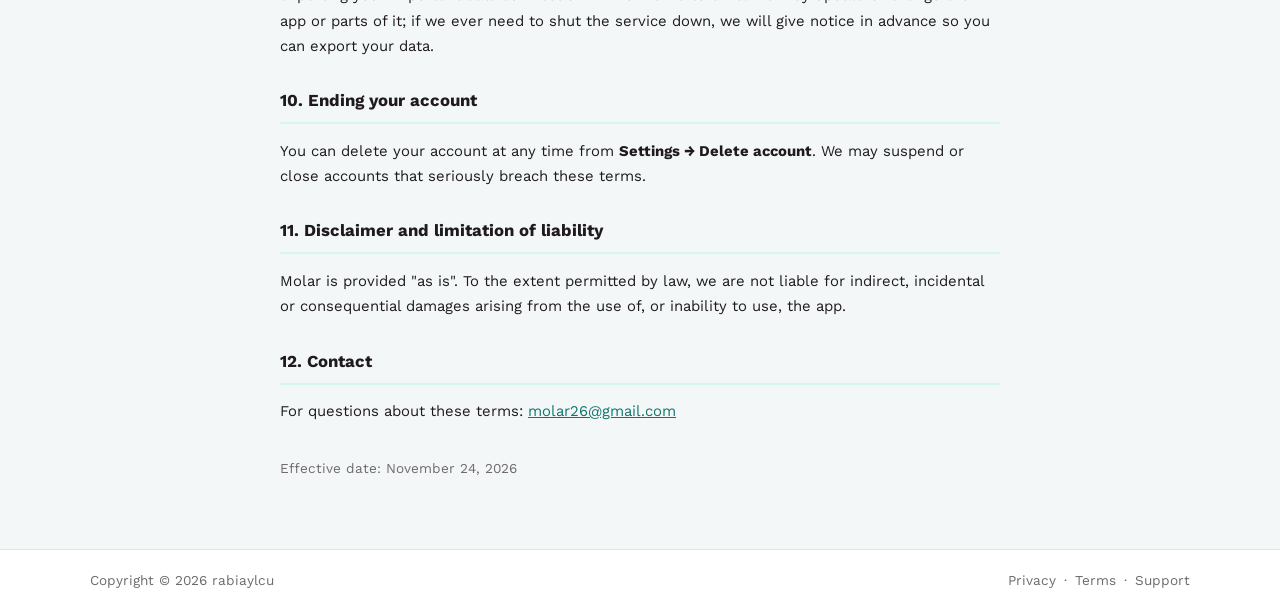
<file: molar/terms/index.html>
<!doctype html>
<html lang="en">
<head>
<meta charset="utf-8">
<meta name="viewport" content="width=device-width, initial-scale=1, viewport-fit=cover">
<script>(function(){var l,q=(location.search.match(/[?&]lang=(tr|en)\b/)||[])[1];try{if(q)localStorage.setItem('lang',q);l=localStorage.getItem('lang')}catch(e){}if(q)l=q;if(l!=='tr'&&l!=='en')l='en';document.documentElement.lang=l})()</script>
<title>Terms of Use | rabiaylcu</title>
<link rel="icon" href="/assets/molar.png">
<link rel="preconnect" href="https://fonts.googleapis.com"><link rel="preconnect" href="https://fonts.gstatic.com" crossorigin>
<link rel="stylesheet" href="https://fonts.googleapis.com/css2?family=Work+Sans:wght@400;500;600;700;800&display=swap">
<link rel="stylesheet" href="/assets/style.css?v=7">
</head>
<body class="theme-molar" data-title-tr="Kullanım Koşulları | rabiaylcu" data-title-en="Terms of Use | rabiaylcu">
<nav class="nav"><div class="container">
  <a class="brand" href="/">rabiaylcu</a>
  <div class="nav-links">
    <a href="/"><span data-lang="tr">Ana Sayfa</span><span data-lang="en">Home</span></a>
    <a href="/wordhook/">WordHook</a>
    <a href="/molar/" class="active">Molar</a>
  </div>
  <span class="lang-toggle"><button type="button" data-set-lang="tr">TR</button><button type="button" data-set-lang="en">EN</button></span>
</div></nav>

<main><div class="container">
  <header class="page-header">
    <div class="crumbs"><a href="/"><span data-lang="tr">Ana Sayfa</span><span data-lang="en">Home</span></a><span class="sep">›</span><a href="/molar/">Molar</a><span class="sep">›</span><span><span data-lang="tr">Kullanım Koşulları</span><span data-lang="en">Terms of Use</span></span></div>
    <div class="header-card">
      <div class="icon ink"><svg width="26" height="26" viewBox="0 0 24 24" fill="none" stroke="currentColor" stroke-width="1.75" stroke-linecap="round" stroke-linejoin="round" aria-hidden="true"><path d="M14 2H6a2 2 0 0 0-2 2v16a2 2 0 0 0 2 2h12a2 2 0 0 0 2-2V8z"/><path d="M14 2v6h6M8 13h8M8 17h5"/></svg></div>
      <div>
        <h1><span data-lang="tr">Kullanım Koşulları</span><span data-lang="en">Terms of Use</span></h1>
        <p><span data-lang="tr">Molar'ı kullanırken geçerli kurallar</span><span data-lang="en">The rules that apply when you use Molar</span></p>
      </div>
    </div>
  </header>

  <article class="article" data-lang="tr">
    <p>Bu Kullanım Koşulları, Molar uygulamasını kullanımınızı düzenler. Lütfen uygulamayı kullanmadan önce okuyun.</p>
    <h2>1. Kabul</h2>
    <p>Molar'ı indirerek ya da kullanarak bu koşulları ve <a href="/molar/privacy/">Gizlilik Politikası</a>'nı kabul etmiş olursunuz. iOS'ta bu koşullar Apple'ın <a href="https://www.apple.com/legal/internet-services/itunes/dev/stdeula/">Standart Lisanslı Uygulama Son Kullanıcı Lisans Sözleşmesi</a>'ni (EULA) tamamlar.</p>
    <h2>2. Kimler kullanabilir</h2>
    <p>Molar, 18 yaşını doldurmuş diş hekimleri ve sağlık profesyonelleri için tasarlanmıştır.</p>
    <h2>3. Hesabınız</h2>
    <p>Hesap oluştururken doğru bilgi vermeyi, şifrenizi gizli tutmayı ve hesabınızı başkalarıyla paylaşmamayı kabul edersiniz. Hesabınızda yapılan işlemlerden siz sorumlusunuz. Hesabınıza yetkisiz erişildiğini düşünürseniz şifrenizi değiştirin ve bize yazın.</p>
    <h2>4. Hasta verileri ve sorumluluklarınız</h2>
    <ul>
      <li>Molar'a girdiğiniz hasta verilerinin veri sorumlusu sizsiniz. Bu verileri hukuka uygun şekilde toplamak, hastaları aydınlatmak ve gerekli açık rızayı almak sizin sorumluluğunuzdadır.</li>
      <li>Mesleki gizlilik yükümlülükleriniz Molar'ı kullanırken de geçerlidir.</li>
      <li>Molar bir kayıt ve takip aracıdır; tanı koymaz, tedavi önermez ve klinik kararların yerine geçmez.</li>
    </ul>
    <h2>5. Hesaplamalar</h2>
    <p>Kazanç, pay, alacak ve taksit hesapları, girdiğiniz bilgilere ve tanımladığınız kurallara göre yapılır ve bilgilendirme amaçlıdır. Resmi muhasebe ya da vergi kaydı yerine geçmez; önemli kararlardan önce rakamları kontrol etmeniz önerilir.</p>
    <h2>6. Lisans</h2>
    <p>Size Molar'ı kendi cihazlarınızda, mesleki işlerinizi takip etmek için kullanmanız amacıyla kişisel, devredilemez ve münhasır olmayan bir lisans verilir.</p>
    <h2>7. Kabul edilebilir kullanım</h2>
    <p>Uygulamayı kopyalamamayı, değiştirmemeyi, tersine mühendislik yapmamayı, sunucuya yetkisiz erişmeye çalışmamayı, başka hekimlerin verilerine erişmeye çalışmamayı ve uygulamayı yasalara aykırı bir amaçla kullanmamayı kabul edersiniz.</p>
    <h2>8. Ücretler</h2>
    <p>Molar şu anda ücretsizdir; reklam ya da uygulama içi satın alma içermez. İleride ücretli özellikler eklenirse koşulları ve fiyatı önceden bildirilir.</p>
    <h2>9. Hizmetin sürekliliği ve yedekler</h2>
    <p>Hizmeti kesintisiz ve hatasız sunmak için çalışırız, ancak bunu garanti edemeyiz. Önemli verilerinizi zaman zaman Excel ya da ZIP olarak dışa aktarıp saklamanızı öneririz. Uygulamayı ya da bir bölümünü güncelleyebilir veya değiştirebiliriz; hizmeti sonlandırmamız gerekirse verilerinizi dışa aktarabilmeniz için önceden haber veririz.</p>
    <h2>10. Hesabın sonlandırılması</h2>
    <p>Hesabınızı istediğiniz zaman <strong>Ayarlar → Hesabı sil</strong> ile silebilirsiniz. Bu koşulları ciddi şekilde ihlal eden hesapları askıya alabilir ya da kapatabiliriz.</p>
    <h2>11. Sorumluluk reddi ve sınırlandırma</h2>
    <p>Molar "olduğu gibi" sunulur. Yürürlükteki yasaların izin verdiği ölçüde, uygulamanın kullanımından ya da kullanılamamasından doğan dolaylı, arızi ya da sonuç olarak ortaya çıkan zararlardan sorumlu değiliz.</p>
    <h2>12. İletişim</h2>
    <p>Bu koşullarla ilgili sorularınız için: <a href="mailto:molar26@gmail.com">molar26@gmail.com</a></p>
    <p class="date">Yürürlük tarihi: 24 Kasım 2026</p>
  </article>

  <article class="article" data-lang="en">
    <p>These Terms of Use govern your use of the Molar app. Please read them before using the app.</p>
    <h2>1. Acceptance</h2>
    <p>By downloading or using Molar you accept these terms and the <a href="/molar/privacy/">Privacy Policy</a>. On iOS, these terms supplement Apple's <a href="https://www.apple.com/legal/internet-services/itunes/dev/stdeula/">Licensed Application End User License Agreement</a> (EULA).</p>
    <h2>2. Who can use Molar</h2>
    <p>Molar is designed for dentists and healthcare professionals aged 18 or over.</p>
    <h2>3. Your account</h2>
    <p>You agree to give accurate information when you sign up, keep your password secret and not share your account. You are responsible for activity in your account. If you think someone has accessed your account, change your password and write to us.</p>
    <h2>4. Patient data and your responsibilities</h2>
    <ul>
      <li>You are the data controller for the patient data you enter into Molar. Collecting it lawfully, informing patients and obtaining any required consent are your responsibility.</li>
      <li>Your professional confidentiality obligations continue to apply while you use Molar.</li>
      <li>Molar is a record-keeping and tracking tool. It does not diagnose, recommend treatment or replace clinical judgement.</li>
    </ul>
    <h2>5. Calculations</h2>
    <p>Earnings, share, balance and instalment calculations are based on the information you enter and the rules you define, and are for information only. They are not official accounting or tax records; we recommend checking the figures before important decisions.</p>
    <h2>6. Licence</h2>
    <p>You are granted a personal, non-transferable, non-exclusive licence to use Molar on your own devices to track your professional work.</p>
    <h2>7. Acceptable use</h2>
    <p>You agree not to copy, modify or reverse engineer the app, not to attempt unauthorised access to the server or to other dentists' data, and not to use the app for any unlawful purpose.</p>
    <h2>8. Fees</h2>
    <p>Molar is currently free and contains no ads or in-app purchases. If paid features are added in the future, their terms and prices will be announced in advance.</p>
    <h2>9. Availability and backups</h2>
    <p>We work to keep the service available and error-free but cannot guarantee it. We recommend exporting your important data as Excel or ZIP from time to time. We may update or change the app or parts of it; if we ever need to shut the service down, we will give notice in advance so you can export your data.</p>
    <h2>10. Ending your account</h2>
    <p>You can delete your account at any time from <strong>Settings → Delete account</strong>. We may suspend or close accounts that seriously breach these terms.</p>
    <h2>11. Disclaimer and limitation of liability</h2>
    <p>Molar is provided "as is". To the extent permitted by law, we are not liable for indirect, incidental or consequential damages arising from the use of, or inability to use, the app.</p>
    <h2>12. Contact</h2>
    <p>For questions about these terms: <a href="mailto:molar26@gmail.com">molar26@gmail.com</a></p>
    <p class="date">Effective date: November 24, 2026</p>
  </article>
</div></main>

<footer><div class="container"><span>Copyright © 2026 rabiaylcu</span>
  <span><a href="/molar/privacy/"><span data-lang="tr">Gizlilik</span><span data-lang="en">Privacy</span></a><span class="dot">·</span><a href="/molar/terms/"><span data-lang="tr">Koşullar</span><span data-lang="en">Terms</span></a><span class="dot">·</span><a href="/molar/support/"><span data-lang="tr">Destek</span><span data-lang="en">Support</span></a></span></div></footer>
<script src="/assets/site.js?v=5"></script>
</body>
</html>
</file>
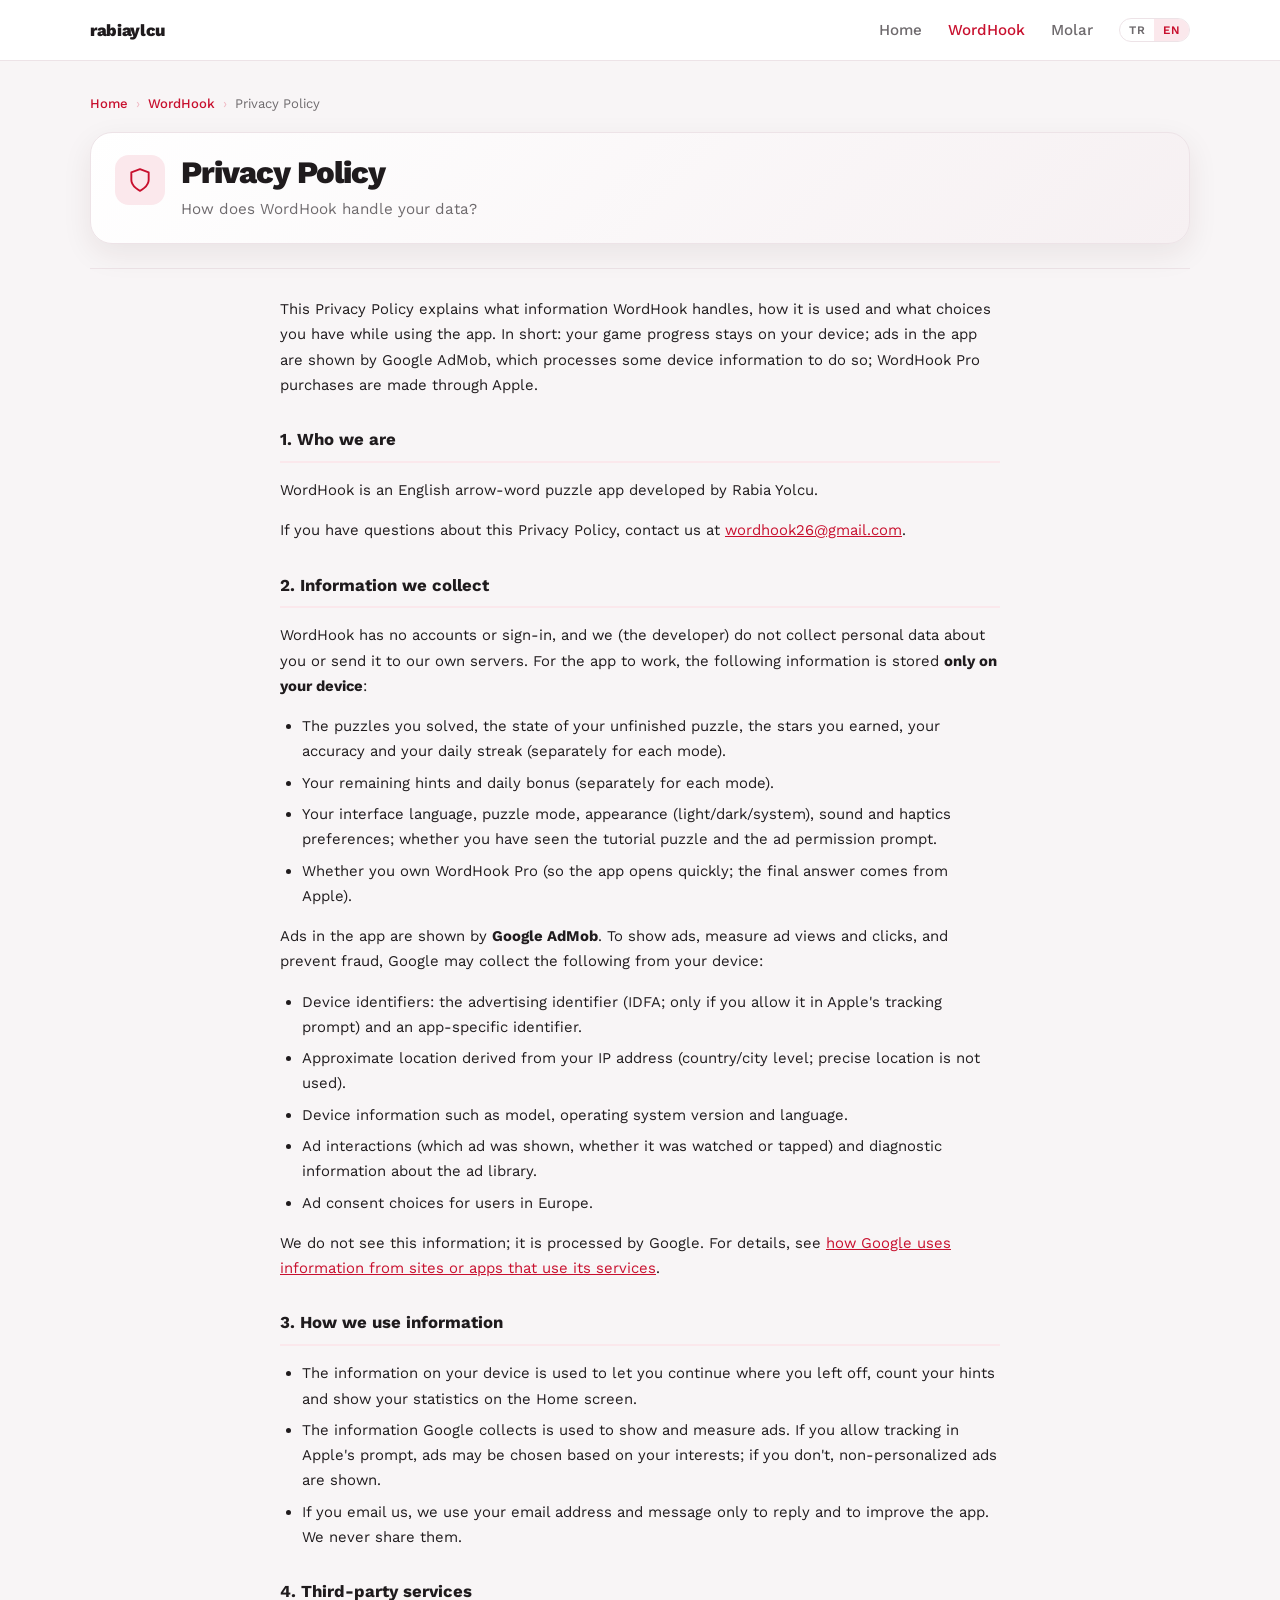
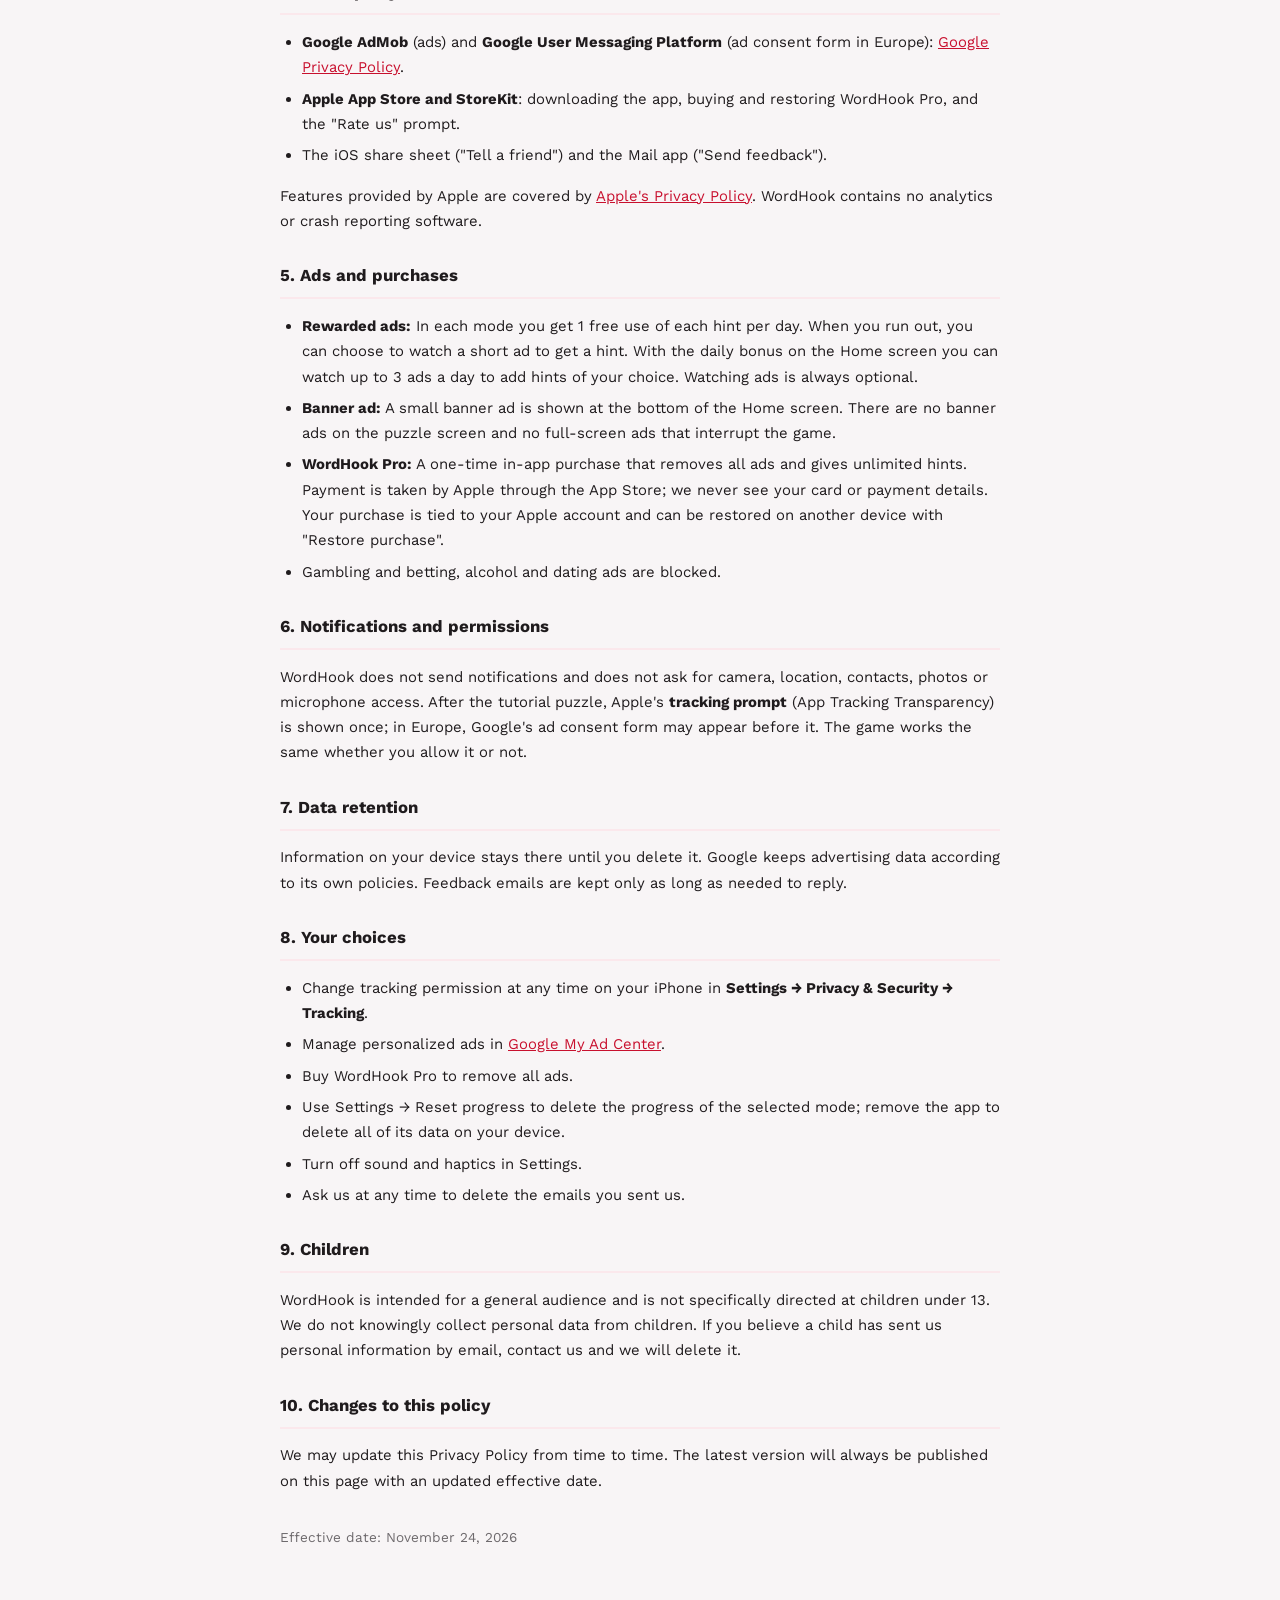
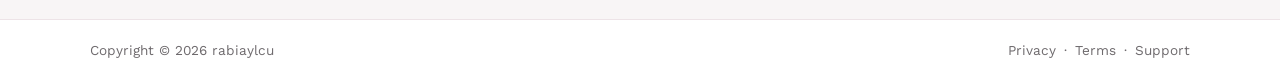
<file: wordhook/privacy/index.html>
<!doctype html>
<html lang="en">
<head>
<meta charset="utf-8">
<meta name="viewport" content="width=device-width, initial-scale=1, viewport-fit=cover">
<script>(function(){var l,q=(location.search.match(/[?&]lang=(tr|en)\b/)||[])[1];try{if(q)localStorage.setItem('lang',q);l=localStorage.getItem('lang')}catch(e){}if(q)l=q;if(l!=='tr'&&l!=='en')l='en';document.documentElement.lang=l})()</script>
<title>Gizlilik Politikası | rabiaylcu</title>
<link rel="icon" href="/assets/wordhook.png">
<link rel="preconnect" href="https://fonts.googleapis.com"><link rel="preconnect" href="https://fonts.gstatic.com" crossorigin>
<link rel="stylesheet" href="https://fonts.googleapis.com/css2?family=Work+Sans:wght@400;500;600;700;800&display=swap">
<link rel="stylesheet" href="/assets/style.css?v=7">
</head>
<body data-title-tr="Gizlilik Politikası | rabiaylcu" data-title-en="Privacy Policy | rabiaylcu">
<nav class="nav"><div class="container">
  <a class="brand" href="/">rabiaylcu</a>
  <div class="nav-links">
    <a href="/"><span data-lang="tr">Ana Sayfa</span><span data-lang="en">Home</span></a>
    <a href="/wordhook/" class="active">WordHook</a>
    <a href="/molar/">Molar</a>
  </div>
  <span class="lang-toggle"><button type="button" data-set-lang="tr">TR</button><button type="button" data-set-lang="en">EN</button></span>
</div></nav>

<main><div class="container">
  <header class="page-header">
    <div class="crumbs"><a href="/"><span data-lang="tr">Ana Sayfa</span><span data-lang="en">Home</span></a><span class="sep">›</span><a href="/wordhook/">WordHook</a><span class="sep">›</span><span><span data-lang="tr">Gizlilik Politikası</span><span data-lang="en">Privacy Policy</span></span></div>
    <div class="header-card">
      <div class="icon"><svg width="26" height="26" viewBox="0 0 24 24" fill="none" stroke="currentColor" stroke-width="1.75" stroke-linecap="round" stroke-linejoin="round" aria-hidden="true"><path d="M12 22s8-4 8-10V5l-8-3-8 3v7c0 6 8 10 8 10z"/></svg></div>
      <div>
        <h1><span data-lang="tr">Gizlilik Politikası</span><span data-lang="en">Privacy Policy</span></h1>
        <p><span data-lang="tr">WordHook verilerinizi nasıl işler?</span><span data-lang="en">How does WordHook handle your data?</span></p>
      </div>
    </div>
  </header>

  <article class="article" data-lang="tr">
    <p>Bu Gizlilik Politikası, WordHook'un hangi bilgileri işlediğini, bunları nasıl kullandığını ve uygulamayı kullanırken hangi seçeneklere sahip olduğunuzu açıklar. Kısaca: oyun ilerlemeniz yalnızca cihazınızda kalır; uygulamadaki reklamlar Google AdMob tarafından gösterilir ve Google bunun için bazı cihaz bilgilerini işler; WordHook Pro satın alımları Apple üzerinden yapılır.</p>
    <h2>1. Biz kimiz</h2>
    <p>WordHook, Rabia Yolcu tarafından geliştirilen bir İngilizce çengel bulmaca uygulamasıdır.</p>
    <p>Bu Gizlilik Politikası hakkında sorularınız varsa şu adresten iletişime geçin: <a href="mailto:wordhook26@gmail.com">wordhook26@gmail.com</a>.</p>
    <h2>2. Topladığımız bilgiler</h2>
    <p>WordHook'ta hesap ya da giriş yoktur ve biz (geliştirici) sizin hakkınızda kişisel veri toplamayız ya da kendi sunucularımıza göndermeyiz. Uygulamanın çalışması için aşağıdaki bilgiler <strong>yalnızca cihazınızda</strong> saklanır:</p>
    <ul>
      <li>Çözdüğünüz bulmacalar, yarım kalan bulmacanın durumu, kazandığınız yıldızlar, doğruluk oranı ve günlük seriniz (her mod için ayrı).</li>
      <li>Kalan ipucu haklarınız ve günlük bonus hakkınız (her mod için ayrı).</li>
      <li>Arayüz dili, bulmaca modu, görünüm (açık/koyu/sistem), ses ve titreşim tercihleri; öğrenme bulmacasını ve reklam izni sorusunu görüp görmediğiniz.</li>
      <li>WordHook Pro'ya sahip olup olmadığınız (uygulamanın hızlı açılması için; kesin bilgi Apple'dan alınır).</li>
    </ul>
    <p>Uygulamadaki reklamlar <strong>Google AdMob</strong> tarafından gösterilir. Reklam göstermek, reklamların gösterildiğini ve tıklandığını ölçmek ve kötüye kullanımı önlemek için Google, cihazınızdan şu bilgileri toplayabilir:</p>
    <ul>
      <li>Cihaz tanımlayıcıları: reklam kimliği (IDFA; yalnızca Apple'ın takip izni penceresinde izin verirseniz) ve uygulamaya özel tanımlayıcı.</li>
      <li>IP adresinden çıkarılan yaklaşık konum (ülke/şehir düzeyinde; hassas konum kullanılmaz).</li>
      <li>Cihaz modeli, işletim sistemi sürümü, dil gibi cihaz bilgileri.</li>
      <li>Reklam etkileşimleri (hangi reklamın gösterildiği, izlenip izlenmediği, tıklanıp tıklanmadığı) ve reklam kütüphanesinin çalışmasıyla ilgili tanılama bilgileri.</li>
      <li>Avrupa'daki kullanıcılar için reklam izin tercihleri.</li>
    </ul>
    <p>Bu bilgileri biz görmeyiz; Google tarafından işlenir. Ayrıntılar için <a href="https://policies.google.com/technologies/partner-sites">Google'ın, iş ortaklarının uygulamalarından gelen verileri nasıl kullandığı</a> sayfasına bakabilirsiniz.</p>
    <h2>3. Bilgileri nasıl kullanıyoruz</h2>
    <ul>
      <li>Cihazınızdaki bilgiler, kaldığınız yerden devam edebilmeniz, ipucu haklarınızı saymak ve Ana Sayfa'daki istatistiklerinizi göstermek için kullanılır.</li>
      <li>Google'ın topladığı bilgiler reklam göstermek ve ölçmek için kullanılır. Apple'ın takip iznine izin verirseniz reklamlar ilgi alanlarınıza göre seçilebilir; izin vermezseniz kişiselleştirilmemiş reklamlar gösterilir.</li>
      <li>Bize e-posta gönderirseniz e-posta adresinizi ve mesajınızı yalnızca size cevap vermek ve uygulamayı geliştirmek için kullanırız. Bu bilgileri kimseyle paylaşmayız.</li>
    </ul>
    <h2>4. Üçüncü taraf hizmetler</h2>
    <ul>
      <li><strong>Google AdMob</strong> (reklamlar) ve <strong>Google User Messaging Platform</strong> (Avrupa'da reklam izin formu): <a href="https://policies.google.com/privacy">Google Gizlilik Politikası</a>.</li>
      <li><strong>Apple App Store ve StoreKit</strong>: uygulamanın indirilmesi, WordHook Pro satın alımı ve geri yüklenmesi, "Bizi değerlendir" penceresi.</li>
      <li>iOS paylaşma menüsü ("Arkadaşına öner") ve Mail uygulaması ("Geri bildirim gönder").</li>
    </ul>
    <p>Apple'ın sağladığı özellikler <a href="https://www.apple.com/legal/privacy/">Apple'ın Gizlilik Politikası</a>'na tabidir. WordHook'ta analiz ya da çökme raporlama yazılımı bulunmaz.</p>
    <h2>5. Reklamlar ve satın almalar</h2>
    <ul>
      <li><strong>Ödüllü reklamlar:</strong> Her modda her ipucundan günde 1 ücretsiz hakkınız vardır. Hakkınız bitince isterseniz kısa bir reklam izleyerek ipucu alabilirsiniz. Ana Sayfa'daki günlük bonusla günde 3 reklam izleyip seçtiğiniz ipucuna hak ekleyebilirsiniz. Reklam izlemek her zaman isteğe bağlıdır.</li>
      <li><strong>Şerit reklam:</strong> Ana Sayfa'nın altında küçük bir şerit reklam gösterilir. Bulmaca ekranında şerit reklam ya da oyunu bölen tam ekran reklam yoktur.</li>
      <li><strong>WordHook Pro:</strong> Tek seferlik bir uygulama içi satın alımdır; bütün reklamları kaldırır ve ipuçlarını sınırsız yapar. Ödeme App Store üzerinden, Apple tarafından alınır; kart ya da ödeme bilgilerinizi biz görmeyiz. Satın alma bilginiz Apple hesabınıza bağlıdır ve "Satın alımı geri yükle" ile başka bir cihazda geri alınabilir.</li>
      <li>Kumar ve bahis, alkol ve flört reklamları engellenmiştir.</li>
    </ul>
    <h2>6. Bildirimler ve izinler</h2>
    <p>WordHook bildirim göndermez ve kamera, konum, kişiler, fotoğraflar ya da mikrofon izni istemez. Öğrenme bulmacasından sonra bir kez Apple'ın <strong>takip izni</strong> penceresi (App Tracking Transparency) gösterilir; Avrupa'da bundan önce Google'ın reklam izin formu çıkabilir. İzin verseniz de vermeseniz de oyun aynı şekilde çalışır.</p>
    <h2>7. Veri saklama</h2>
    <p>Cihazınızdaki bilgiler, siz silene kadar cihazınızda kalır. Google'ın reklam verilerini saklama süreleri Google'ın politikalarına tabidir. Geri bildirim e-postaları yalnızca cevap vermek için gerektiği sürece saklanır.</p>
    <h2>8. Tercihleriniz</h2>
    <ul>
      <li>Takip iznini istediğiniz zaman iPhone'unuzda <strong>Ayarlar → Gizlilik ve Güvenlik → Takip</strong> bölümünden değiştirebilirsiniz.</li>
      <li>Kişiselleştirilmiş reklamları <a href="https://myadcenter.google.com/">Google Reklam Merkezim</a> üzerinden yönetebilirsiniz.</li>
      <li>WordHook Pro satın alarak bütün reklamları kaldırabilirsiniz.</li>
      <li>Ayarlar → İlerlemeyi sıfırla ile seçili modun ilerlemesini silebilirsiniz; uygulamayı kaldırarak cihazdaki tüm verileri silebilirsiniz.</li>
      <li>Ses ve titreşimi Ayarlar'dan kapatabilirsiniz.</li>
      <li>Bize gönderdiğiniz e-postaların silinmesini istediğiniz zaman isteyebilirsiniz.</li>
    </ul>
    <h2>9. Çocuklar</h2>
    <p>WordHook genel kitleye yöneliktir ve özel olarak 13 yaşın altındaki çocuklara yönelik değildir. Bilerek çocuklardan kişisel veri toplamayız. Bir çocuğun bize e-posta ile kişisel bilgi gönderdiğini düşünüyorsanız bizimle iletişime geçin; bu bilgileri sileriz.</p>
    <h2>10. Bu politikadaki değişiklikler</h2>
    <p>Bu Gizlilik Politikasını zaman zaman güncelleyebiliriz. En güncel sürüm her zaman bu sayfada güncellenmiş yürürlük tarihiyle yayımlanır.</p>
    <p class="date">Yürürlük tarihi: 24 Kasım 2026</p>
  </article>

  <article class="article" data-lang="en">
    <p>This Privacy Policy explains what information WordHook handles, how it is used and what choices you have while using the app. In short: your game progress stays on your device; ads in the app are shown by Google AdMob, which processes some device information to do so; WordHook Pro purchases are made through Apple.</p>
    <h2>1. Who we are</h2>
    <p>WordHook is an English arrow-word puzzle app developed by Rabia Yolcu.</p>
    <p>If you have questions about this Privacy Policy, contact us at <a href="mailto:wordhook26@gmail.com">wordhook26@gmail.com</a>.</p>
    <h2>2. Information we collect</h2>
    <p>WordHook has no accounts or sign-in, and we (the developer) do not collect personal data about you or send it to our own servers. For the app to work, the following information is stored <strong>only on your device</strong>:</p>
    <ul>
      <li>The puzzles you solved, the state of your unfinished puzzle, the stars you earned, your accuracy and your daily streak (separately for each mode).</li>
      <li>Your remaining hints and daily bonus (separately for each mode).</li>
      <li>Your interface language, puzzle mode, appearance (light/dark/system), sound and haptics preferences; whether you have seen the tutorial puzzle and the ad permission prompt.</li>
      <li>Whether you own WordHook Pro (so the app opens quickly; the final answer comes from Apple).</li>
    </ul>
    <p>Ads in the app are shown by <strong>Google AdMob</strong>. To show ads, measure ad views and clicks, and prevent fraud, Google may collect the following from your device:</p>
    <ul>
      <li>Device identifiers: the advertising identifier (IDFA; only if you allow it in Apple's tracking prompt) and an app-specific identifier.</li>
      <li>Approximate location derived from your IP address (country/city level; precise location is not used).</li>
      <li>Device information such as model, operating system version and language.</li>
      <li>Ad interactions (which ad was shown, whether it was watched or tapped) and diagnostic information about the ad library.</li>
      <li>Ad consent choices for users in Europe.</li>
    </ul>
    <p>We do not see this information; it is processed by Google. For details, see <a href="https://policies.google.com/technologies/partner-sites">how Google uses information from sites or apps that use its services</a>.</p>
    <h2>3. How we use information</h2>
    <ul>
      <li>The information on your device is used to let you continue where you left off, count your hints and show your statistics on the Home screen.</li>
      <li>The information Google collects is used to show and measure ads. If you allow tracking in Apple's prompt, ads may be chosen based on your interests; if you don't, non-personalized ads are shown.</li>
      <li>If you email us, we use your email address and message only to reply and to improve the app. We never share them.</li>
    </ul>
    <h2>4. Third-party services</h2>
    <ul>
      <li><strong>Google AdMob</strong> (ads) and <strong>Google User Messaging Platform</strong> (ad consent form in Europe): <a href="https://policies.google.com/privacy">Google Privacy Policy</a>.</li>
      <li><strong>Apple App Store and StoreKit</strong>: downloading the app, buying and restoring WordHook Pro, and the "Rate us" prompt.</li>
      <li>The iOS share sheet ("Tell a friend") and the Mail app ("Send feedback").</li>
    </ul>
    <p>Features provided by Apple are covered by <a href="https://www.apple.com/legal/privacy/">Apple's Privacy Policy</a>. WordHook contains no analytics or crash reporting software.</p>
    <h2>5. Ads and purchases</h2>
    <ul>
      <li><strong>Rewarded ads:</strong> In each mode you get 1 free use of each hint per day. When you run out, you can choose to watch a short ad to get a hint. With the daily bonus on the Home screen you can watch up to 3 ads a day to add hints of your choice. Watching ads is always optional.</li>
      <li><strong>Banner ad:</strong> A small banner ad is shown at the bottom of the Home screen. There are no banner ads on the puzzle screen and no full-screen ads that interrupt the game.</li>
      <li><strong>WordHook Pro:</strong> A one-time in-app purchase that removes all ads and gives unlimited hints. Payment is taken by Apple through the App Store; we never see your card or payment details. Your purchase is tied to your Apple account and can be restored on another device with "Restore purchase".</li>
      <li>Gambling and betting, alcohol and dating ads are blocked.</li>
    </ul>
    <h2>6. Notifications and permissions</h2>
    <p>WordHook does not send notifications and does not ask for camera, location, contacts, photos or microphone access. After the tutorial puzzle, Apple's <strong>tracking prompt</strong> (App Tracking Transparency) is shown once; in Europe, Google's ad consent form may appear before it. The game works the same whether you allow it or not.</p>
    <h2>7. Data retention</h2>
    <p>Information on your device stays there until you delete it. Google keeps advertising data according to its own policies. Feedback emails are kept only as long as needed to reply.</p>
    <h2>8. Your choices</h2>
    <ul>
      <li>Change tracking permission at any time on your iPhone in <strong>Settings → Privacy &amp; Security → Tracking</strong>.</li>
      <li>Manage personalized ads in <a href="https://myadcenter.google.com/">Google My Ad Center</a>.</li>
      <li>Buy WordHook Pro to remove all ads.</li>
      <li>Use Settings → Reset progress to delete the progress of the selected mode; remove the app to delete all of its data on your device.</li>
      <li>Turn off sound and haptics in Settings.</li>
      <li>Ask us at any time to delete the emails you sent us.</li>
    </ul>
    <h2>9. Children</h2>
    <p>WordHook is intended for a general audience and is not specifically directed at children under 13. We do not knowingly collect personal data from children. If you believe a child has sent us personal information by email, contact us and we will delete it.</p>
    <h2>10. Changes to this policy</h2>
    <p>We may update this Privacy Policy from time to time. The latest version will always be published on this page with an updated effective date.</p>
    <p class="date">Effective date: November 24, 2026</p>
  </article>
</div></main>

<footer><div class="container"><span>Copyright © 2026 rabiaylcu</span>
  <span><a href="/wordhook/privacy/"><span data-lang="tr">Gizlilik</span><span data-lang="en">Privacy</span></a><span class="dot">·</span><a href="/wordhook/terms/"><span data-lang="tr">Koşullar</span><span data-lang="en">Terms</span></a><span class="dot">·</span><a href="/wordhook/support/"><span data-lang="tr">Destek</span><span data-lang="en">Support</span></a></span></div></footer>
<script src="/assets/site.js?v=5"></script>
</body>
</html>
</file>
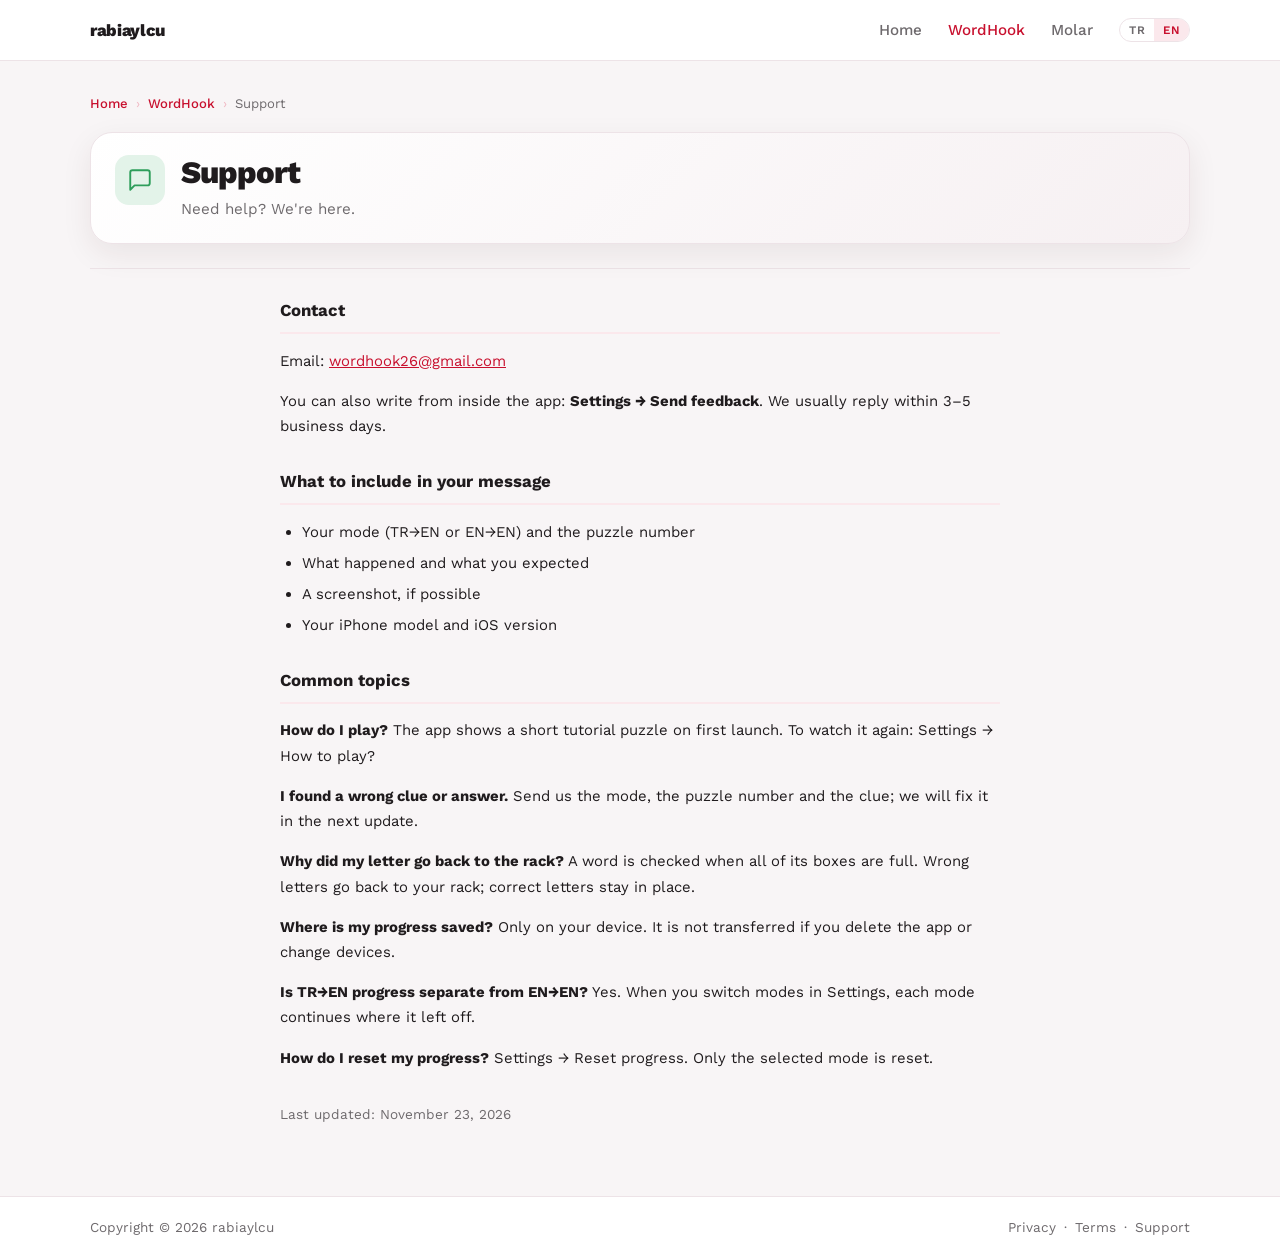
<file: wordhook/support/index.html>
<!doctype html>
<html lang="en">
<head>
<meta charset="utf-8">
<meta name="viewport" content="width=device-width, initial-scale=1, viewport-fit=cover">
<script>(function(){var l,q=(location.search.match(/[?&]lang=(tr|en)\b/)||[])[1];try{if(q)localStorage.setItem('lang',q);l=localStorage.getItem('lang')}catch(e){}if(q)l=q;if(l!=='tr'&&l!=='en')l='en';document.documentElement.lang=l})()</script>
<title>Destek | rabiaylcu</title>
<link rel="icon" href="/assets/wordhook.png">
<link rel="preconnect" href="https://fonts.googleapis.com"><link rel="preconnect" href="https://fonts.gstatic.com" crossorigin>
<link rel="stylesheet" href="https://fonts.googleapis.com/css2?family=Work+Sans:wght@400;500;600;700;800&display=swap">
<link rel="stylesheet" href="/assets/style.css?v=7">
</head>
<body data-title-tr="Destek | rabiaylcu" data-title-en="Support | rabiaylcu">
<nav class="nav"><div class="container">
  <a class="brand" href="/">rabiaylcu</a>
  <div class="nav-links">
    <a href="/"><span data-lang="tr">Ana Sayfa</span><span data-lang="en">Home</span></a>
    <a href="/wordhook/" class="active">WordHook</a>
    <a href="/molar/">Molar</a>
  </div>
  <span class="lang-toggle"><button type="button" data-set-lang="tr">TR</button><button type="button" data-set-lang="en">EN</button></span>
</div></nav>

<main><div class="container">
  <header class="page-header">
    <div class="crumbs"><a href="/"><span data-lang="tr">Ana Sayfa</span><span data-lang="en">Home</span></a><span class="sep">›</span><a href="/wordhook/">WordHook</a><span class="sep">›</span><span><span data-lang="tr">Destek</span><span data-lang="en">Support</span></span></div>
    <div class="header-card">
      <div class="icon green"><svg width="26" height="26" viewBox="0 0 24 24" fill="none" stroke="currentColor" stroke-width="1.75" stroke-linecap="round" stroke-linejoin="round" aria-hidden="true"><path d="M21 15a2 2 0 0 1-2 2H7l-4 4V5a2 2 0 0 1 2-2h14a2 2 0 0 1 2 2z"/></svg></div>
      <div>
        <h1><span data-lang="tr">Destek</span><span data-lang="en">Support</span></h1>
        <p><span data-lang="tr">Yardıma mı ihtiyacın var? Buradayız.</span><span data-lang="en">Need help? We're here.</span></p>
      </div>
    </div>
  </header>

  <article class="article" data-lang="tr">
    <h2>İletişim</h2>
    <p>E-posta: <a href="mailto:wordhook26@gmail.com">wordhook26@gmail.com</a></p>
    <p>Uygulamanın içinden de yazabilirsin: <strong>Ayarlar → Geri bildirim gönder</strong>. Genellikle 3–5 iş günü içinde cevap veririz.</p>
    <h2>Mesajına neler eklemelisin</h2>
    <ul>
      <li>Hangi moddaydın (TR→EN ya da EN→EN) ve bulmaca numarası</li>
      <li>Ne oldu, sen ne bekliyordun</li>
      <li>Mümkünse bir ekran görüntüsü</li>
      <li>iPhone modelin ve iOS sürümün</li>
    </ul>
    <h2>Sık sorulan konular</h2>
    <p><strong>Nasıl oynanır?</strong> Uygulama ilk açıldığında kısa bir öğrenme bulmacası gösterir. Yeniden izlemek için: Ayarlar → Nasıl oynanır?</p>
    <p><strong>Yanlış bir soru ya da cevap buldum.</strong> Modu, bulmaca numarasını ve soruyu bize yaz; bir sonraki güncellemede düzeltiriz.</p>
    <p><strong>Harfim neden rafa geri döndü?</strong> Bir kelimenin bütün kutuları dolunca kelime kontrol edilir. Yanlış harfler rafa döner, doğru harfler yerinde kalır.</p>
    <p><strong>İlerlemem nerede saklanıyor?</strong> Yalnızca cihazında. Uygulamayı silersen ya da cihaz değiştirirsen ilerleme aktarılmaz.</p>
    <p><strong>TR→EN ve EN→EN ilerlemeleri ayrı mı?</strong> Evet. Ayarlar'dan mod değiştirdiğinde her mod kendi kaldığı yerden devam eder.</p>
    <p><strong>İlerlemeyi nasıl sıfırlarım?</strong> Ayarlar → İlerlemeyi sıfırla. Yalnızca seçili mod sıfırlanır.</p>
    <p class="date">Son güncelleme: 23 Kasım 2026</p>
  </article>

  <article class="article" data-lang="en">
    <h2>Contact</h2>
    <p>Email: <a href="mailto:wordhook26@gmail.com">wordhook26@gmail.com</a></p>
    <p>You can also write from inside the app: <strong>Settings → Send feedback</strong>. We usually reply within 3–5 business days.</p>
    <h2>What to include in your message</h2>
    <ul>
      <li>Your mode (TR→EN or EN→EN) and the puzzle number</li>
      <li>What happened and what you expected</li>
      <li>A screenshot, if possible</li>
      <li>Your iPhone model and iOS version</li>
    </ul>
    <h2>Common topics</h2>
    <p><strong>How do I play?</strong> The app shows a short tutorial puzzle on first launch. To watch it again: Settings → How to play?</p>
    <p><strong>I found a wrong clue or answer.</strong> Send us the mode, the puzzle number and the clue; we will fix it in the next update.</p>
    <p><strong>Why did my letter go back to the rack?</strong> A word is checked when all of its boxes are full. Wrong letters go back to your rack; correct letters stay in place.</p>
    <p><strong>Where is my progress saved?</strong> Only on your device. It is not transferred if you delete the app or change devices.</p>
    <p><strong>Is TR→EN progress separate from EN→EN?</strong> Yes. When you switch modes in Settings, each mode continues where it left off.</p>
    <p><strong>How do I reset my progress?</strong> Settings → Reset progress. Only the selected mode is reset.</p>
    <p class="date">Last updated: November 23, 2026</p>
  </article>
</div></main>

<footer><div class="container"><span>Copyright © 2026 rabiaylcu</span>
  <span><a href="/wordhook/privacy/"><span data-lang="tr">Gizlilik</span><span data-lang="en">Privacy</span></a><span class="dot">·</span><a href="/wordhook/terms/"><span data-lang="tr">Koşullar</span><span data-lang="en">Terms</span></a><span class="dot">·</span><a href="/wordhook/support/"><span data-lang="tr">Destek</span><span data-lang="en">Support</span></a></span></div></footer>
<script src="/assets/site.js?v=5"></script>
</body>
</html>
</file>
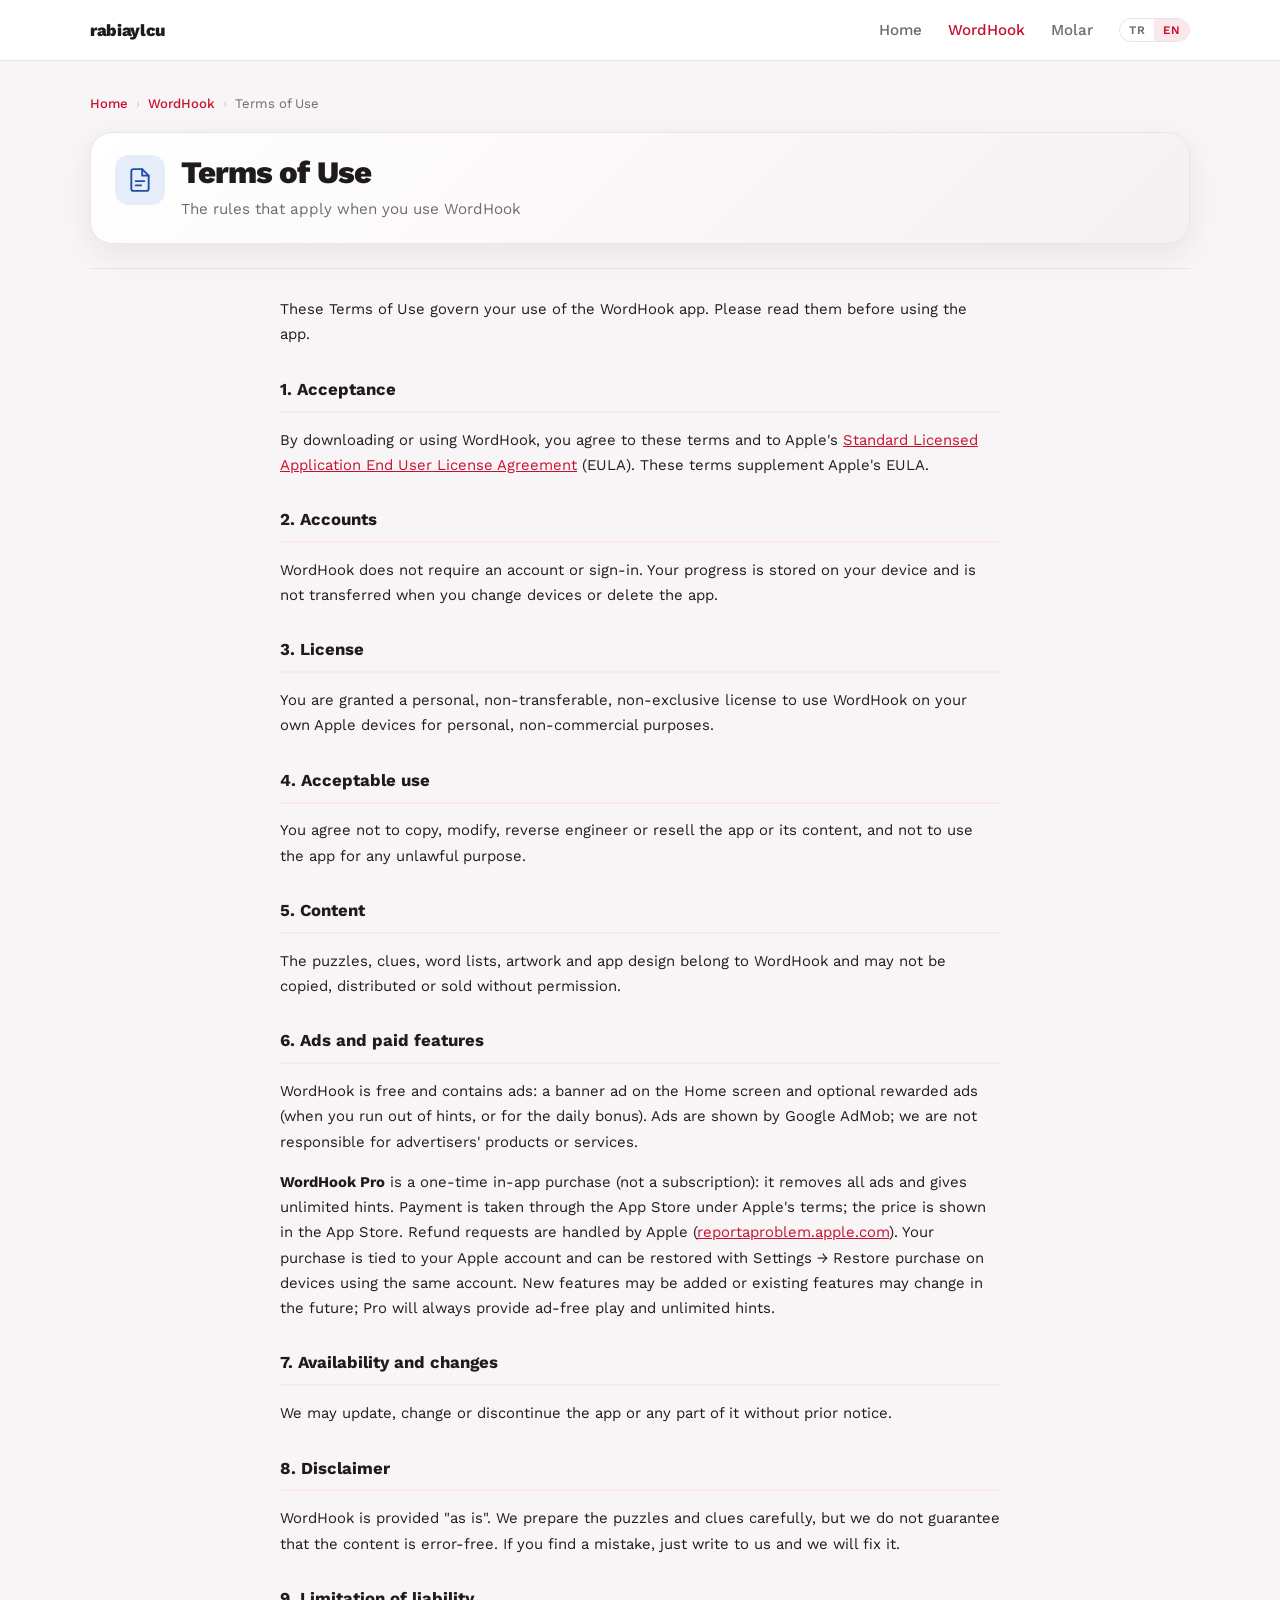
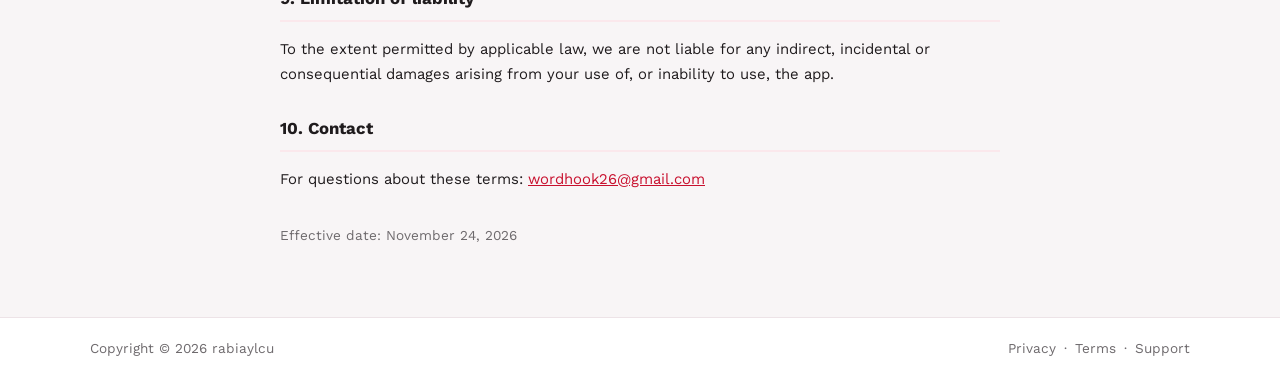
<file: wordhook/terms/index.html>
<!doctype html>
<html lang="en">
<head>
<meta charset="utf-8">
<meta name="viewport" content="width=device-width, initial-scale=1, viewport-fit=cover">
<script>(function(){var l,q=(location.search.match(/[?&]lang=(tr|en)\b/)||[])[1];try{if(q)localStorage.setItem('lang',q);l=localStorage.getItem('lang')}catch(e){}if(q)l=q;if(l!=='tr'&&l!=='en')l='en';document.documentElement.lang=l})()</script>
<title>Kullanım Koşulları | rabiaylcu</title>
<link rel="icon" href="/assets/wordhook.png">
<link rel="preconnect" href="https://fonts.googleapis.com"><link rel="preconnect" href="https://fonts.gstatic.com" crossorigin>
<link rel="stylesheet" href="https://fonts.googleapis.com/css2?family=Work+Sans:wght@400;500;600;700;800&display=swap">
<link rel="stylesheet" href="/assets/style.css?v=7">
</head>
<body data-title-tr="Kullanım Koşulları | rabiaylcu" data-title-en="Terms of Use | rabiaylcu">
<nav class="nav"><div class="container">
  <a class="brand" href="/">rabiaylcu</a>
  <div class="nav-links">
    <a href="/"><span data-lang="tr">Ana Sayfa</span><span data-lang="en">Home</span></a>
    <a href="/wordhook/" class="active">WordHook</a>
    <a href="/molar/">Molar</a>
  </div>
  <span class="lang-toggle"><button type="button" data-set-lang="tr">TR</button><button type="button" data-set-lang="en">EN</button></span>
</div></nav>

<main><div class="container">
  <header class="page-header">
    <div class="crumbs"><a href="/"><span data-lang="tr">Ana Sayfa</span><span data-lang="en">Home</span></a><span class="sep">›</span><a href="/wordhook/">WordHook</a><span class="sep">›</span><span><span data-lang="tr">Kullanım Koşulları</span><span data-lang="en">Terms of Use</span></span></div>
    <div class="header-card">
      <div class="icon ink"><svg width="26" height="26" viewBox="0 0 24 24" fill="none" stroke="currentColor" stroke-width="1.75" stroke-linecap="round" stroke-linejoin="round" aria-hidden="true"><path d="M14 2H6a2 2 0 0 0-2 2v16a2 2 0 0 0 2 2h12a2 2 0 0 0 2-2V8z"/><path d="M14 2v6h6M8 13h8M8 17h5"/></svg></div>
      <div>
        <h1><span data-lang="tr">Kullanım Koşulları</span><span data-lang="en">Terms of Use</span></h1>
        <p><span data-lang="tr">WordHook'u kullanırken geçerli kurallar</span><span data-lang="en">The rules that apply when you use WordHook</span></p>
      </div>
    </div>
  </header>

  <article class="article" data-lang="tr">
    <p>Bu Kullanım Koşulları, WordHook uygulamasını kullanımınızı düzenler. Lütfen uygulamayı kullanmadan önce okuyun.</p>
    <h2>1. Kabul</h2>
    <p>WordHook'u indirerek ya da kullanarak bu koşulları ve Apple'ın <a href="https://www.apple.com/legal/internet-services/itunes/dev/stdeula/">Standart Lisanslı Uygulama Son Kullanıcı Lisans Sözleşmesi</a>'ni (EULA) kabul etmiş olursunuz. Bu koşullar Apple'ın sözleşmesini tamamlar.</p>
    <h2>2. Hesaplar</h2>
    <p>WordHook hesap ya da giriş gerektirmez. İlerlemeniz cihazınızda saklanır; cihaz değiştirdiğinizde ya da uygulamayı sildiğinizde aktarılmaz.</p>
    <h2>3. Lisans</h2>
    <p>Size WordHook'u kendi Apple cihazlarınızda kişisel ve ticari olmayan amaçla kullanmanız için kişisel, devredilemez ve münhasır olmayan bir lisans verilir.</p>
    <h2>4. Kabul edilebilir kullanım</h2>
    <p>Uygulamayı ya da içeriğini kopyalamamayı, değiştirmemeyi, tersine mühendislik yapmamayı, yeniden satmamayı ve uygulamayı yasalara aykırı bir amaçla kullanmamayı kabul edersiniz.</p>
    <h2>5. İçerik</h2>
    <p>Bulmacalar, sorular, kelime listeleri, çizimler ve uygulama tasarımı WordHook'a aittir ve izinsiz kopyalanamaz, dağıtılamaz ya da satılamaz.</p>
    <h2>6. Reklamlar ve ücretli özellikler</h2>
    <p>WordHook ücretsizdir ve reklam içerir: Ana Sayfa'da şerit reklam ve isteğe bağlı ödüllü reklamlar (ipucu hakkı bitince ya da günlük bonus için). Reklamlar Google AdMob tarafından gösterilir; reklam verenlerin ürün ve hizmetlerinden biz sorumlu değiliz.</p>
    <p><strong>WordHook Pro</strong> tek seferlik bir uygulama içi satın alımdır (abonelik değildir): bütün reklamları kaldırır ve ipuçlarını sınırsız yapar. Ödeme App Store üzerinden, Apple'ın koşullarına göre alınır; fiyat App Store'da gösterilir. İade talepleri Apple üzerinden yapılır (<a href="https://reportaproblem.apple.com/">reportaproblem.apple.com</a>). Satın alımınız Apple hesabınıza bağlıdır ve Ayarlar → Satın alımı geri yükle ile aynı hesabı kullanan cihazlarda geri alınabilir. İleride yeni özellikler eklenebilir ya da mevcut özellikler değişebilir; Pro'nun reklamsız oyun ve sınırsız ipucu sağlaması değişmez.</p>
    <h2>7. Erişim ve değişiklikler</h2>
    <p>Uygulamayı ya da bir bölümünü önceden haber vermeksizin güncelleyebilir, değiştirebilir ya da yayından kaldırabiliriz.</p>
    <h2>8. Sorumluluk reddi</h2>
    <p>WordHook "olduğu gibi" sunulur. Bulmacaları ve soruları özenle hazırlıyoruz, ancak içeriğin hatasız olacağını garanti etmeyiz. Bir hata bulursanız bize yazmanız yeterli; düzeltiriz.</p>
    <h2>9. Sorumluluğun sınırlandırılması</h2>
    <p>Yürürlükteki yasaların izin verdiği ölçüde, uygulamanın kullanımından ya da kullanılamamasından doğan dolaylı, arızi ya da sonuç olarak ortaya çıkan zararlardan sorumlu değiliz.</p>
    <h2>10. İletişim</h2>
    <p>Bu koşullarla ilgili sorularınız için: <a href="mailto:wordhook26@gmail.com">wordhook26@gmail.com</a></p>
    <p class="date">Yürürlük tarihi: 24 Kasım 2026</p>
  </article>

  <article class="article" data-lang="en">
    <p>These Terms of Use govern your use of the WordHook app. Please read them before using the app.</p>
    <h2>1. Acceptance</h2>
    <p>By downloading or using WordHook, you agree to these terms and to Apple's <a href="https://www.apple.com/legal/internet-services/itunes/dev/stdeula/">Standard Licensed Application End User License Agreement</a> (EULA). These terms supplement Apple's EULA.</p>
    <h2>2. Accounts</h2>
    <p>WordHook does not require an account or sign-in. Your progress is stored on your device and is not transferred when you change devices or delete the app.</p>
    <h2>3. License</h2>
    <p>You are granted a personal, non-transferable, non-exclusive license to use WordHook on your own Apple devices for personal, non-commercial purposes.</p>
    <h2>4. Acceptable use</h2>
    <p>You agree not to copy, modify, reverse engineer or resell the app or its content, and not to use the app for any unlawful purpose.</p>
    <h2>5. Content</h2>
    <p>The puzzles, clues, word lists, artwork and app design belong to WordHook and may not be copied, distributed or sold without permission.</p>
    <h2>6. Ads and paid features</h2>
    <p>WordHook is free and contains ads: a banner ad on the Home screen and optional rewarded ads (when you run out of hints, or for the daily bonus). Ads are shown by Google AdMob; we are not responsible for advertisers' products or services.</p>
    <p><strong>WordHook Pro</strong> is a one-time in-app purchase (not a subscription): it removes all ads and gives unlimited hints. Payment is taken through the App Store under Apple's terms; the price is shown in the App Store. Refund requests are handled by Apple (<a href="https://reportaproblem.apple.com/">reportaproblem.apple.com</a>). Your purchase is tied to your Apple account and can be restored with Settings → Restore purchase on devices using the same account. New features may be added or existing features may change in the future; Pro will always provide ad-free play and unlimited hints.
    <h2>7. Availability and changes</h2>
    <p>We may update, change or discontinue the app or any part of it without prior notice.</p>
    <h2>8. Disclaimer</h2>
    <p>WordHook is provided "as is". We prepare the puzzles and clues carefully, but we do not guarantee that the content is error-free. If you find a mistake, just write to us and we will fix it.</p>
    <h2>9. Limitation of liability</h2>
    <p>To the extent permitted by applicable law, we are not liable for any indirect, incidental or consequential damages arising from your use of, or inability to use, the app.</p>
    <h2>10. Contact</h2>
    <p>For questions about these terms: <a href="mailto:wordhook26@gmail.com">wordhook26@gmail.com</a></p>
    <p class="date">Effective date: November 24, 2026</p>
  </article>
</div></main>

<footer><div class="container"><span>Copyright © 2026 rabiaylcu</span>
  <span><a href="/wordhook/privacy/"><span data-lang="tr">Gizlilik</span><span data-lang="en">Privacy</span></a><span class="dot">·</span><a href="/wordhook/terms/"><span data-lang="tr">Koşullar</span><span data-lang="en">Terms</span></a><span class="dot">·</span><a href="/wordhook/support/"><span data-lang="tr">Destek</span><span data-lang="en">Support</span></a></span></div></footer>
<script src="/assets/site.js?v=5"></script>
</body>
</html>
</file>
<file: assets/style.css>
/* rabiaylcu.github.io — Work Sans, açık zemin, beyaz kartlar; WordHook renkleri (kırmızı ok, pembe soru kutusu, mavi mürekkep) */
:root {
  color-scheme: light;
  --primary: #C8102E;
  --primary-soft: #FBE8EC;
  --primary-light: #F1B9C4;
  --green: #2E9E5B;
  --green-soft: #E3F3E9;
  --ink: #1F4EA8;
  --ink-soft: #E6EDFA;
  --gold-ink: #A86F00;
  --gold-soft: #FFF3D5;
  --bg: #F8F5F6;
  --surface: #FFFFFF;
  --surface-soft: #F6F0F2;
  --text: #1F1B1D;
  --muted: #6E6A6D;
  --border: #EDE3E7;
  --shadow: 0 10px 30px rgba(60, 20, 30, 0.08);
  --radius: 16px;
  --hero-bg: linear-gradient(135deg, #FBE8EC 0%, #F2CDD5 100%);
  --hero-text: #1F1B1D;
  --hero-muted: rgba(31, 27, 29, 0.84);
  --hero-surface: rgba(255, 255, 255, 0.42);
  --hero-border: rgba(31, 27, 29, 0.10);
  --cover: linear-gradient(135deg, #E23A55 0%, #6E0A1B 100%);
  --font: "Work Sans", "Segoe UI", system-ui, sans-serif;
}
/* Molar sayfaları ve kartı: deniz yeşili tema (uygulamanın renkleri) */
.theme-molar {
  --primary: #0F766E;
  --primary-soft: #D5F5EF;
  --primary-light: #99E0D4;
  --bg: #F4F7F7;
  --surface-soft: #EEF5F4;
  --border: #DDE8E6;
  --shadow: 0 10px 30px rgba(15, 80, 75, 0.08);
  --hero-bg: linear-gradient(135deg, #D5F5EF 0%, #BFE6EC 100%);
  --cover: linear-gradient(135deg, #14B8A6 0%, #0E4F5C 100%);
}
.theme-molar .hero { box-shadow: 0 10px 24px rgba(15, 118, 110, .12); }
.project.theme-molar:hover { box-shadow: 0 8px 32px rgba(15, 118, 110, .16); }
html[lang="tr"] [data-lang="en"], html[lang="en"] [data-lang="tr"] { display: none !important; }
* { box-sizing: border-box; }
body { margin: 0; background: var(--bg); color: var(--text); font: 400 15px/1.6 var(--font); }
a { color: var(--primary); }
.container { max-width: 1140px; margin: 0 auto; padding-left: max(20px, env(safe-area-inset-left)); padding-right: max(20px, env(safe-area-inset-right)); }
.narrow { max-width: 1000px; margin: 0 auto; }

/* Menü */
.nav { position: sticky; top: 0; z-index: 10; background: rgba(255, 255, 255, 0.94); backdrop-filter: blur(8px); border-bottom: 1px solid var(--border); }
.nav .container { display: flex; align-items: center; justify-content: space-between; gap: 16px; min-height: 60px; flex-wrap: wrap; }
.brand { font-weight: 800; font-size: 1.05rem; letter-spacing: -0.02em; color: var(--text); text-decoration: none; }
.nav-links { display: flex; align-items: center; gap: 26px; flex-wrap: wrap; margin-left: auto; }
.nav-links + .lang-toggle { margin-left: 10px; }
.nav-links a { color: var(--muted); text-decoration: none; font-weight: 500; font-size: .95rem; }
.nav-links a:hover, .nav-links a.active { color: var(--primary); }
.lang-toggle { display: inline-flex; border: 1px solid var(--border); border-radius: 999px; overflow: hidden; }
.lang-toggle button { font: 600 .72rem var(--font); letter-spacing: .04em; border: 0; background: transparent; color: var(--muted); padding: 4px 9px; cursor: pointer; }
html[lang="tr"] .lang-toggle [data-set-lang="tr"], html[lang="en"] .lang-toggle [data-set-lang="en"] { background: var(--primary-soft); color: var(--primary); }

main { padding: 28px 0 56px; }

/* Ana sayfa */
.personal { padding: 0 0 4px; }
.personal .eyebrow { color: var(--muted); font-weight: 500; font-size: .95rem; margin-bottom: 2px; }
.personal h1 { font-size: clamp(1.8rem, 4.2vw, 2.5rem); font-weight: 800; letter-spacing: -0.04em; line-height: 1.1; margin: 0 0 10px; }
.personal .bio { color: var(--muted); font-size: 1rem; margin: 0 0 18px; }
.gh { display: inline-flex; align-items: center; gap: 8px; padding: 8px 16px; font-size: .9rem; border-radius: 999px; border: 1px solid var(--border); background: var(--surface); color: var(--text); font-weight: 600; text-decoration: none; transition: border-color .15s, box-shadow .15s; }
.gh:hover { border-color: var(--primary-light); box-shadow: 0 2px 10px rgba(200, 16, 46, .12); }
.label { font-size: .72rem; font-weight: 700; letter-spacing: .08em; text-transform: uppercase; color: var(--muted); margin: 20px 0 12px; }
.projects { display: grid; grid-template-columns: repeat(auto-fill, minmax(min(100%, 400px), 1fr)); gap: 20px; }
.project { display: block; background: var(--surface); border: 1px solid var(--border); border-radius: 20px; overflow: hidden; text-decoration: none; color: inherit; transition: box-shadow .2s, transform .2s, border-color .2s; }
.project:hover { box-shadow: 0 8px 32px rgba(200, 16, 46, .14); transform: translateY(-3px); border-color: var(--primary-light); }
.project .cover { height: 80px; background: var(--cover); padding: 0 24px; display: flex; align-items: flex-end; }
.project .logo { width: 50px; height: 50px; border-radius: 14px; border: 3px solid #fff; box-shadow: 0 4px 16px rgba(0, 0, 0, .2); position: relative; bottom: -22px; background: #fff; }
.project .body { padding: 30px 22px 20px; }
.project .meta { display: flex; justify-content: space-between; align-items: center; margin-bottom: 8px; }
.project .name { font-weight: 800; font-size: 1.02rem; letter-spacing: -0.01em; }
.project .platform { font-size: .76rem; color: var(--muted); font-weight: 500; }
.project p { color: var(--muted); font-size: .9rem; margin: 0 0 14px; }
.project .links { display: flex; gap: 6px; flex-wrap: wrap; }
.project .links span { padding: 3px 10px; border-radius: 999px; border: 1px solid var(--border); font-size: .76rem; color: var(--muted); background: var(--bg); }

/* Uygulama sayfası */
.section-title { border-bottom: 1px solid var(--border); margin-bottom: 24px; }
.section-title h2 { display: inline-block; margin: 0 0 -1px; padding: 0 0 2px; font-size: 1.4rem; font-weight: 700; border-bottom: 1px solid var(--text); }
.section-title h2 span { display: inline-block; background: var(--primary-soft); color: var(--primary); border-radius: 8px; padding: 2px 14px; }
.hero { position: relative; overflow: hidden; background: var(--hero-bg); border: 1px solid var(--hero-border); border-radius: 14px; padding: 40px 40px; margin-bottom: 20px; box-shadow: 0 10px 24px rgba(200, 16, 46, .10); color: var(--hero-text); }
.hero::before { content: ""; position: absolute; top: -60px; right: -60px; width: 220px; height: 220px; border-radius: 50%; background: rgba(255, 255, 255, .18); }
.hero::after { content: ""; position: absolute; bottom: -120px; left: -40px; width: 180px; height: 180px; border-radius: 50%; background: rgba(255, 255, 255, .2); }
.hero .chip { display: inline-flex; align-items: center; gap: 8px; padding: 5px 14px; border-radius: 999px; background: var(--hero-surface); border: 1px solid var(--hero-border); font-size: .76rem; font-weight: 700; letter-spacing: .06em; text-transform: uppercase; color: var(--hero-muted); margin-bottom: 20px; position: relative; z-index: 1; }
.hero .chip img { width: 20px; height: 20px; border-radius: 5px; }
.hero h1 { position: relative; z-index: 1; font-size: clamp(1.6rem, 4vw, 2.3rem); font-weight: 800; letter-spacing: -0.03em; line-height: 1.15; max-width: 18ch; margin: 0 0 14px; text-wrap: balance; }
.hero .lead { position: relative; z-index: 1; font-size: .98rem; font-weight: 500; color: var(--hero-muted); max-width: 58ch; line-height: 1.65; margin: 0 0 24px; }
.hero .actions { position: relative; z-index: 1; display: flex; flex-wrap: wrap; gap: 12px; }
.btn { display: inline-flex; align-items: center; justify-content: center; background: var(--hero-surface); color: var(--hero-text); border: 1.5px solid var(--hero-border); border-radius: 999px; font-weight: 600; font-size: .9rem; padding: 10px 22px; text-decoration: none; transition: all .15s; }
.btn:hover { background: rgba(255, 255, 255, .62); box-shadow: 0 8px 18px rgba(31, 27, 29, .1); }
.features { display: grid; grid-template-columns: repeat(auto-fit, minmax(220px, 1fr)); gap: 18px; margin-bottom: 18px; }
.card { background: var(--surface); border: 1px solid var(--border); border-radius: var(--radius); padding: 22px; transition: box-shadow .2s, transform .2s; }
.card:hover { box-shadow: var(--shadow); transform: translateY(-2px); }
.icon { width: 42px; height: 42px; border-radius: 11px; display: flex; align-items: center; justify-content: center; margin-bottom: 12px; background: var(--primary-soft); color: var(--primary); }
.icon.green { background: var(--green-soft); color: var(--green); }
.icon.gold { background: var(--gold-soft); color: var(--gold-ink); }
.icon.ink { background: var(--ink-soft); color: var(--ink); }
.card h3 { font-size: .98rem; font-weight: 700; margin: 0 0 8px; }
.card p { color: var(--muted); font-size: .88rem; margin: 0; }
.content-card { background: var(--surface); border: 1px solid var(--border); border-radius: var(--radius); padding: 24px 32px; margin-bottom: 16px; }
.content-card h3 { font-size: 1.05rem; font-weight: 700; margin: 0 0 14px; padding-bottom: 10px; border-bottom: 2px solid var(--primary-soft); }
.content-card ul { padding-left: 20px; margin: 0; }
.content-card li { margin-bottom: 6px; font-size: .92rem; }
.content-card a { text-decoration: none; }
.content-card a:hover { text-decoration: underline; }

/* Yasal sayfalar */
.page-header { padding: 4px 0 24px; margin-bottom: 28px; border-bottom: 1px solid var(--border); }
.crumbs { display: flex; flex-wrap: wrap; align-items: center; gap: 8px; font-size: .82rem; color: var(--muted); margin-bottom: 18px; }
.crumbs a { color: var(--primary); text-decoration: none; font-weight: 500; }
.crumbs a:hover { text-decoration: underline; }
.crumbs .sep { color: var(--primary-light); }
.header-card { display: flex; align-items: flex-start; gap: 16px; padding: 22px 24px; border-radius: 22px; background: linear-gradient(135deg, var(--surface) 0%, var(--surface-soft) 100%); border: 1px solid var(--border); box-shadow: var(--shadow); }
.header-card .icon { width: 50px; height: 50px; border-radius: 14px; flex-shrink: 0; margin: 0; }
.header-card h1 { font-size: clamp(1.5rem, 3.4vw, 1.95rem); font-weight: 800; letter-spacing: -0.03em; line-height: 1.15; margin: 0 0 6px; }
.header-card p { color: var(--muted); font-size: .95rem; margin: 0; }
.article { max-width: 720px; margin: 0 auto; }
.article h2 { font-size: 1.05rem; font-weight: 700; margin: 28px 0 10px; padding-bottom: 8px; border-bottom: 2px solid var(--primary-soft); }
.article p, .article li { font-size: .93rem; line-height: 1.7; }
.article ul, .article ol { padding-left: 22px; }
.article li { margin-bottom: 6px; }
.article .date { color: var(--muted); font-size: .85rem; margin-top: 32px; }
.note { background: var(--surface); border: 1px solid var(--border); border-left: 4px solid var(--primary); border-radius: 12px; padding: 16px 20px; margin: 18px 0; }

footer { background: var(--surface); border-top: 1px solid var(--border); color: var(--muted); font-size: .85rem; padding: 20px 0; }
footer .container { display: flex; justify-content: space-between; flex-wrap: wrap; gap: 10px; }
footer a { color: var(--muted); text-decoration: none; }
footer a:hover { color: var(--primary); }
footer .dot { margin: 0 8px; }

@media (max-width: 640px) {
  .hero { padding: 36px 24px; }
  .btn { width: 100%; }
  .hero { padding: 28px 22px; }
  .header-card { flex-direction: column; padding: 22px; }
  .content-card { padding: 24px; }
}
/* Telefonda menü: üstte isim ve TR/EN, altta sekme şeridi. Sekmeler sığarsa eşit aralıklı durur,
   sığmazsa şerit yana kayar ve devamı olan kenar solar (site.js "more"/"less" sınıflarını ekler). Açık sayfanın altında renkli çizgi. */
@media (max-width: 640px) {
  .nav .container { display: grid; grid-template-columns: 1fr auto; gap: 0; min-height: 0; padding-top: 12px; }
  .brand { grid-row: 1; grid-column: 1; align-self: center; }
  .nav-links + .lang-toggle { grid-row: 1; grid-column: 2; align-self: center; margin-left: 0; }
  .nav-links { position: relative; grid-row: 2; grid-column: 1 / -1; margin: 10px 0 0; gap: 0; flex-wrap: nowrap; overflow-x: auto;
    scrollbar-width: none; -webkit-overflow-scrolling: touch; border-top: 1px solid var(--border); }
  .nav-links::-webkit-scrollbar { display: none; }
  .nav-links { --fade-l: 0px; --fade-r: 0px;
    -webkit-mask-image: linear-gradient(to right, transparent, #000 var(--fade-l), #000 calc(100% - var(--fade-r)), transparent);
    mask-image: linear-gradient(to right, transparent, #000 var(--fade-l), #000 calc(100% - var(--fade-r)), transparent); }
  .nav-links.more { --fade-r: 36px; }
  .nav-links.less { --fade-l: 36px; }
  .nav-links a { flex: 1 0 0; min-width: max-content; text-align: center; white-space: nowrap;
    padding: 10px 14px 9px; border-bottom: 2px solid transparent; }
  .nav-links a.active { border-bottom-color: var(--primary); font-weight: 600; }
}
@media (prefers-reduced-motion: reduce) { * { transition: none !important; } }
</file>
